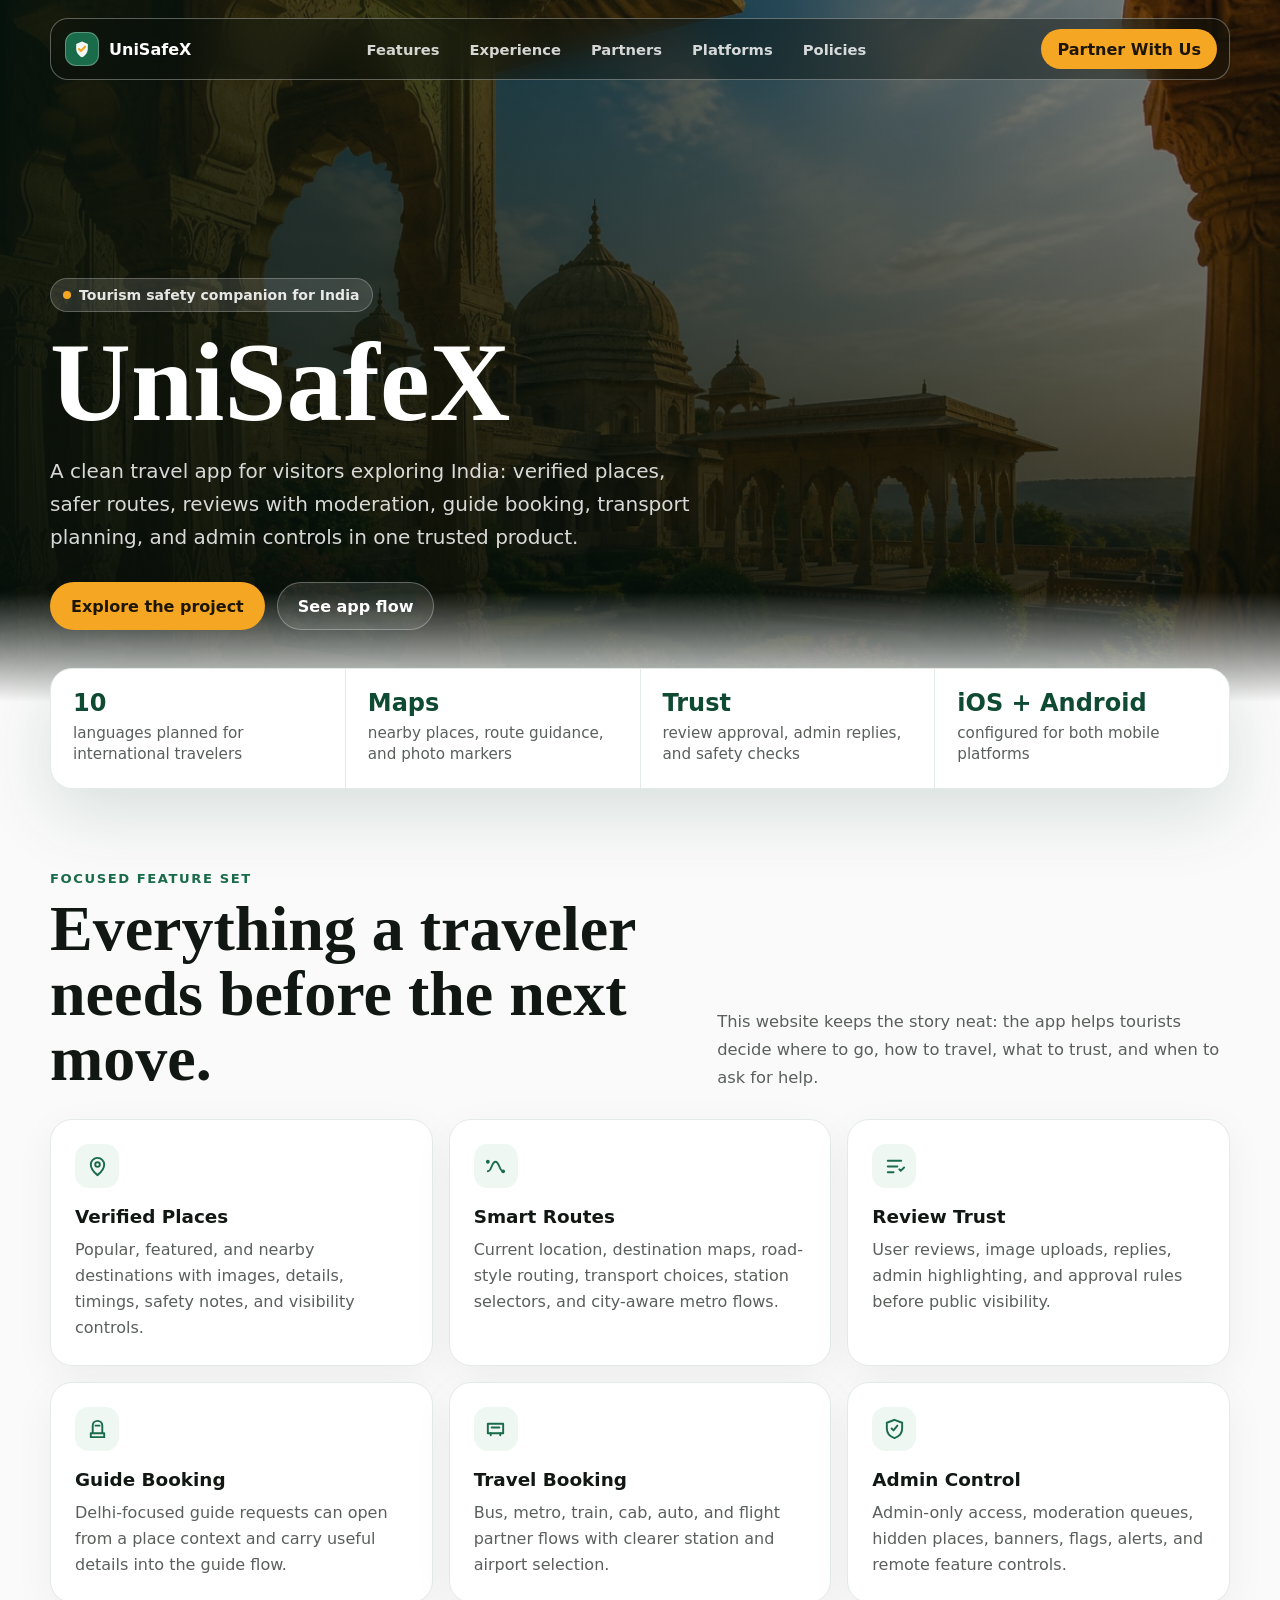
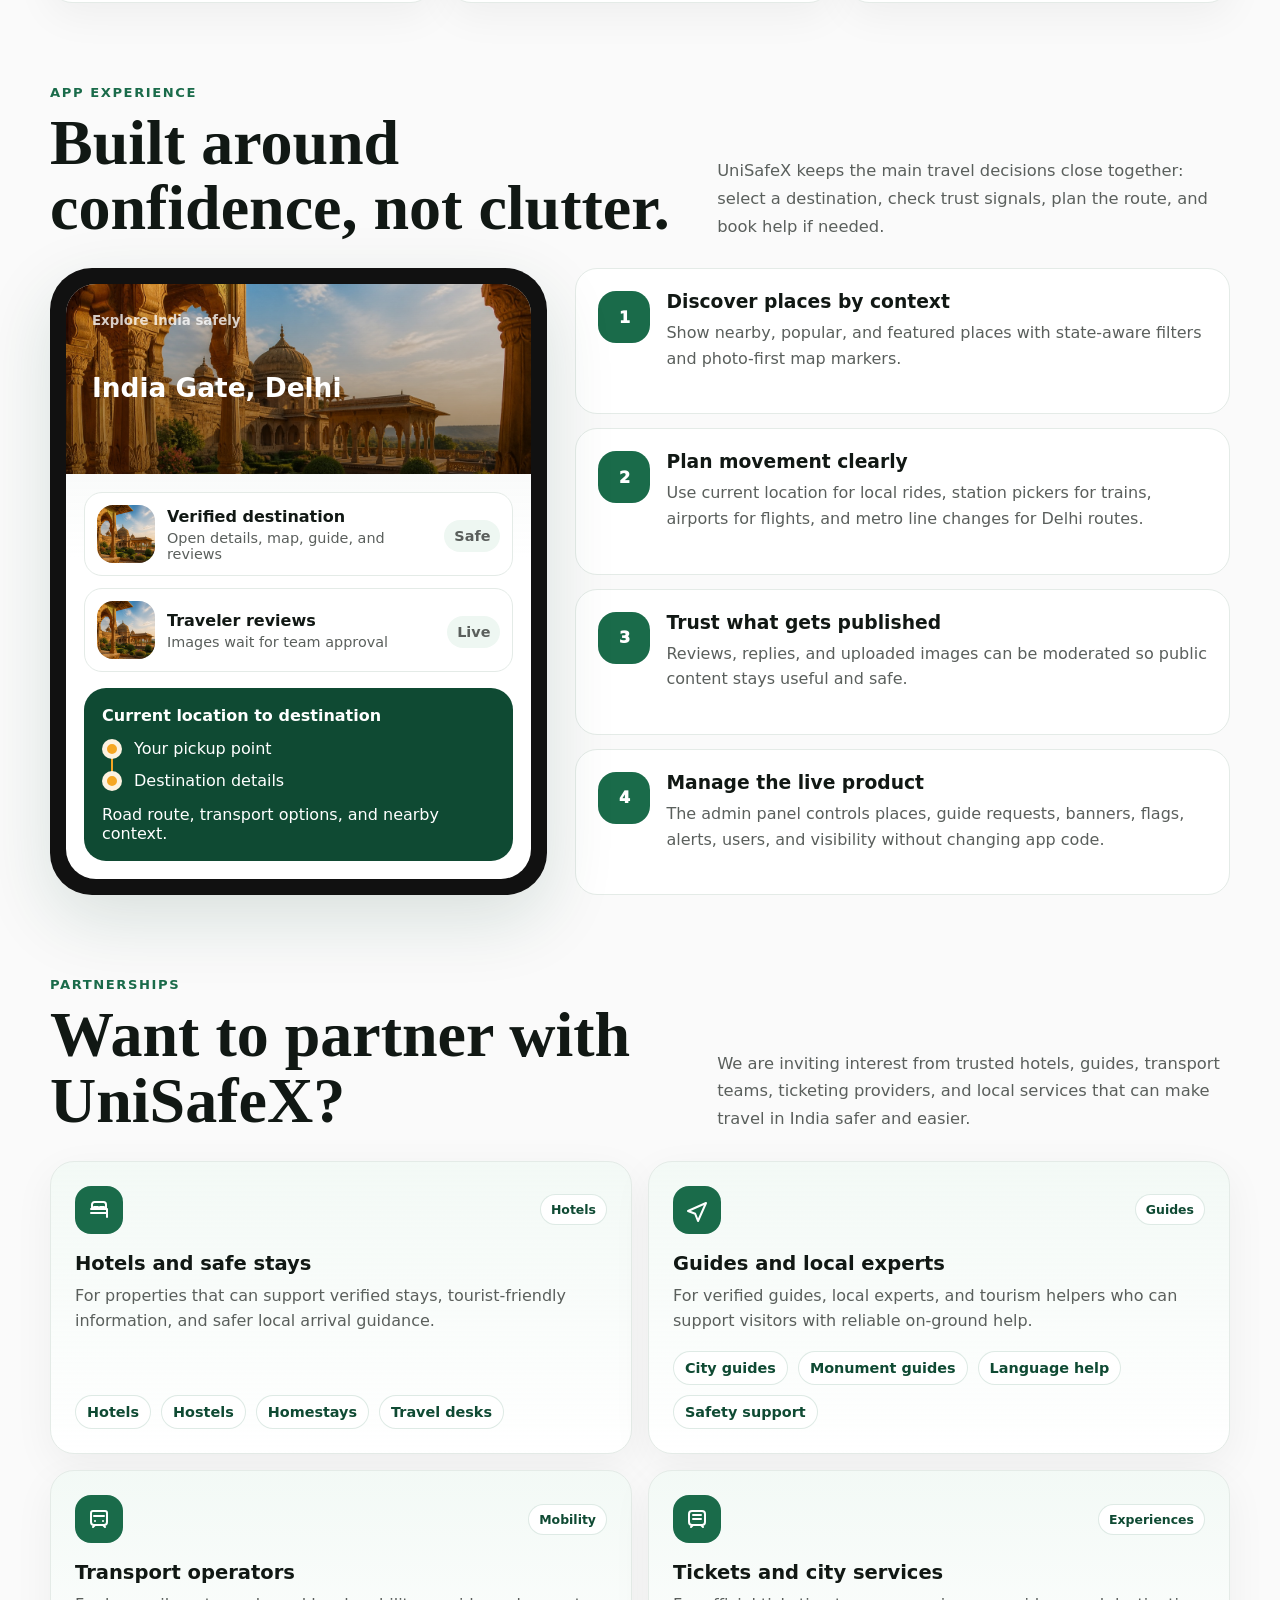
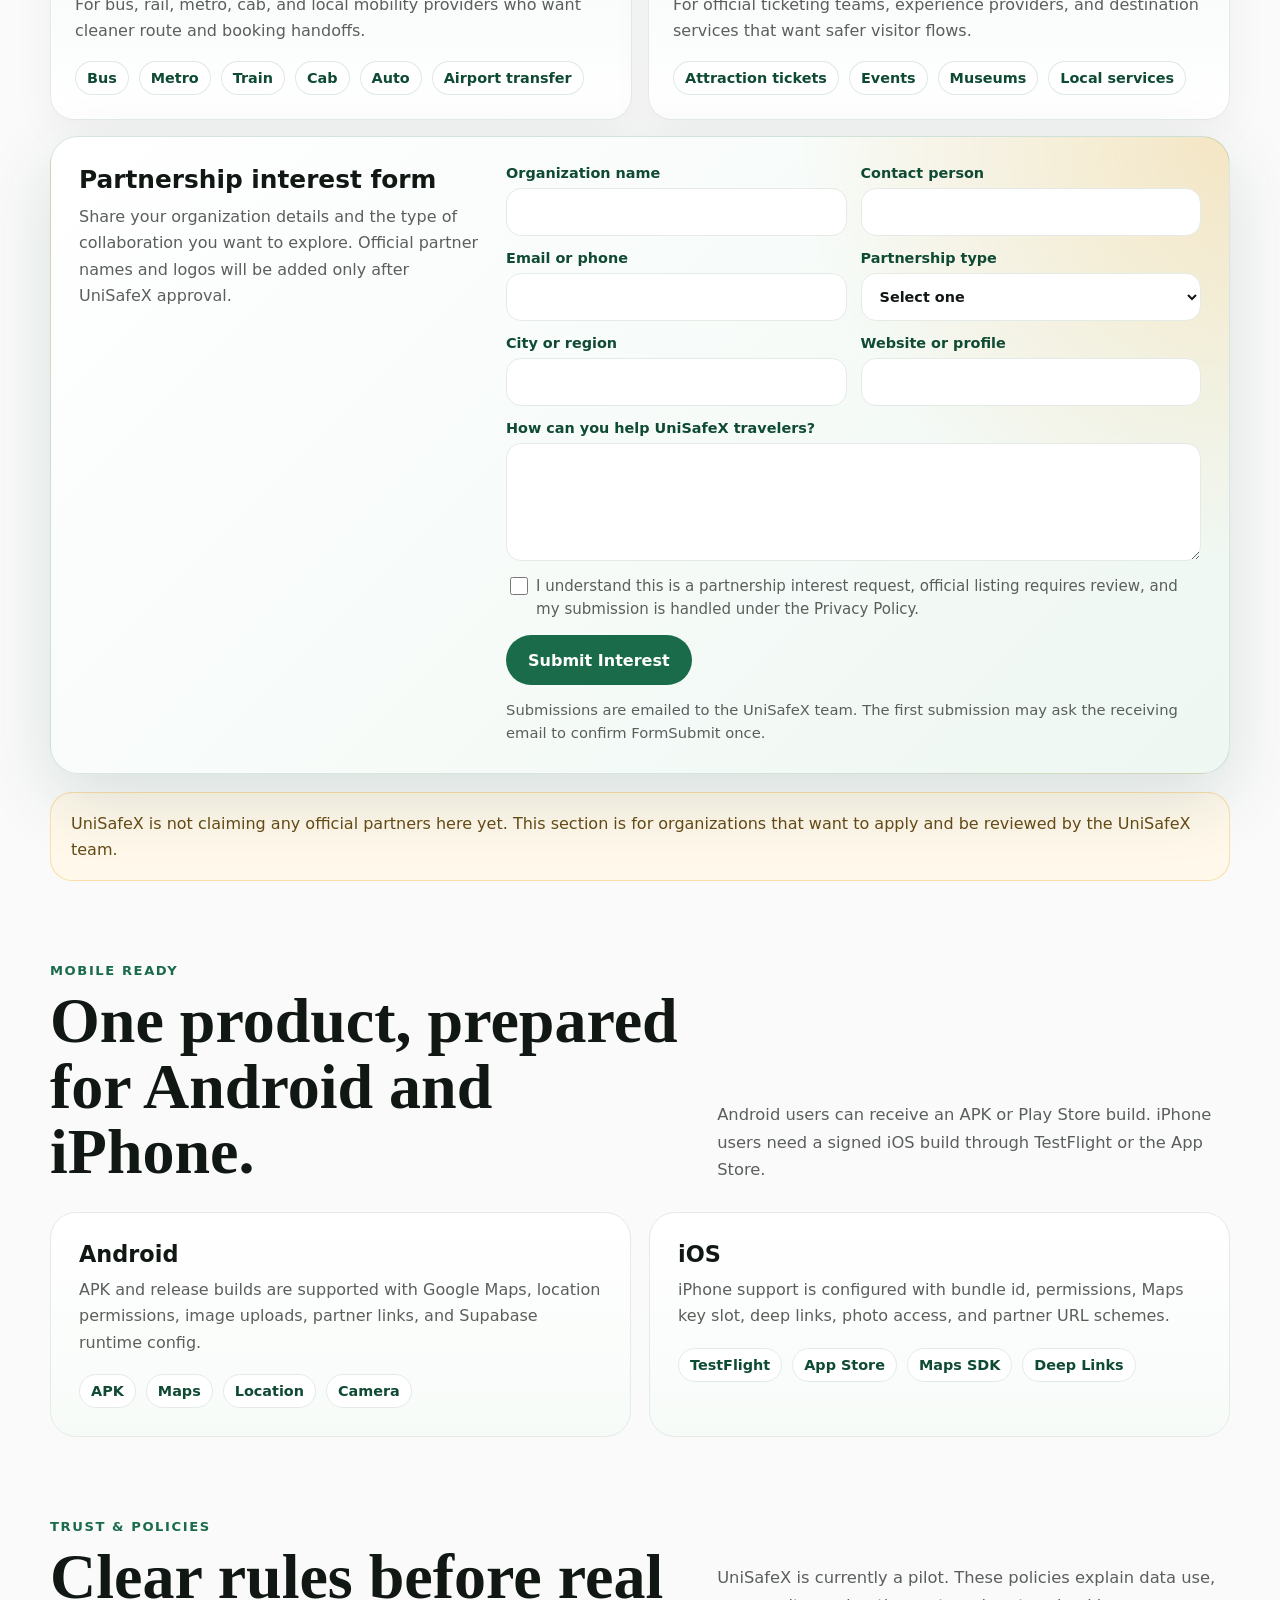
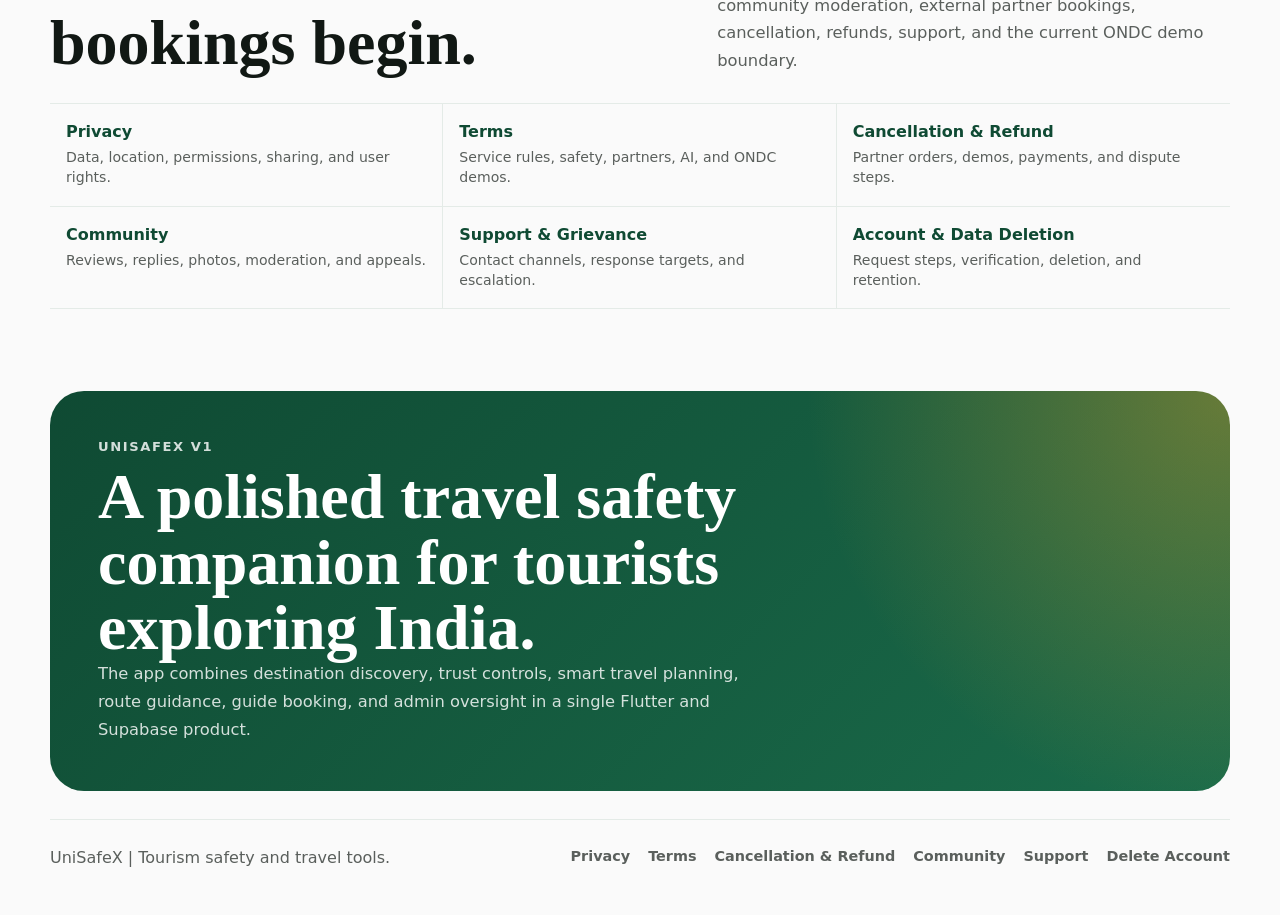
<file: index.html>
<!doctype html>
<html lang="en">
  <head>
    <meta charset="utf-8" />
    <meta name="viewport" content="width=device-width, initial-scale=1" />
    <title>UniSafeX | Safer India Travel Companion</title>
    <meta
      name="description"
      content="UniSafeX is a tourism safety companion for visitors in India, with verified places, smart routes, reviews, guides, bookings, and admin-controlled trust features."
    />
    <link rel="canonical" href="https://unisafex.github.io/" />
    <link rel="icon" type="image/svg+xml" href="./favicon.svg" />
    <style>
      :root {
        --primary: #1a6b4a;
        --primary-dark: #0f4a33;
        --primary-light: #2d8a62;
        --accent: #f5a623;
        --accent-light: #ffc847;
        --ink: #111814;
        --muted: #5a5f5c;
        --line: #e4ebe7;
        --surface: #fafafa;
        --card: #ffffff;
        --soft: #eef7f2;
        --shadow: 0 24px 70px rgba(15, 74, 51, 0.14);
        color-scheme: light;
      }

      * {
        box-sizing: border-box;
      }

      html {
        scroll-behavior: smooth;
      }

      body {
        margin: 0;
        font-family:
          Inter, ui-sans-serif, system-ui, -apple-system, BlinkMacSystemFont,
          "Segoe UI", sans-serif;
        color: var(--ink);
        background: var(--surface);
      }

      a {
        color: inherit;
        text-decoration: none;
      }

      .page {
        overflow-x: hidden;
      }

      .nav {
        position: fixed;
        z-index: 10;
        inset: 18px 18px auto;
        display: flex;
        align-items: center;
        justify-content: space-between;
        gap: 16px;
        max-width: 1180px;
        margin: 0 auto;
        padding: 10px 12px 10px 14px;
        border: 1px solid rgba(255, 255, 255, 0.32);
        border-radius: 18px;
        background: rgba(10, 18, 14, 0.42);
        color: #fff;
        backdrop-filter: blur(18px);
        left: max(18px, calc((100vw - 1180px) / 2));
        right: max(18px, calc((100vw - 1180px) / 2));
      }

      .brand {
        display: inline-flex;
        align-items: center;
        gap: 10px;
        font-weight: 850;
        letter-spacing: 0;
      }

      .brand-mark {
        display: grid;
        place-items: center;
        width: 34px;
        height: 34px;
        border-radius: 11px;
        background: var(--primary);
        box-shadow: inset 0 0 0 1px rgba(255, 255, 255, 0.28);
      }

      .brand-mark svg {
        width: 20px;
        height: 20px;
      }

      .nav-links {
        display: flex;
        align-items: center;
        gap: 6px;
      }

      .nav-links a {
        padding: 10px 12px;
        border-radius: 12px;
        color: rgba(255, 255, 255, 0.82);
        font-size: 0.92rem;
        font-weight: 650;
      }

      .nav-links a:hover {
        background: rgba(255, 255, 255, 0.12);
        color: #fff;
      }

      .nav-cta {
        display: inline-flex;
        align-items: center;
        justify-content: center;
        min-height: 40px;
        padding: 0 16px;
        border-radius: 999px;
        background: var(--accent);
        color: #1d1604;
        font-weight: 850;
      }

      .hero {
        position: relative;
        min-height: 78vh;
        display: grid;
        align-items: end;
        isolation: isolate;
        background:
          linear-gradient(180deg, rgba(4, 12, 8, 0.22), rgba(4, 12, 8, 0.82)),
          linear-gradient(90deg, rgba(5, 24, 15, 0.84), rgba(5, 24, 15, 0.2)),
          url("./heritage.jpg") center/cover no-repeat;
      }

      .hero::after {
        content: "";
        position: absolute;
        inset: auto 0 0;
        height: 110px;
        background: linear-gradient(180deg, transparent, var(--surface));
        z-index: -1;
      }

      .hero-inner {
        width: min(1180px, calc(100% - 36px));
        margin: 0 auto;
        padding: 130px 0 72px;
        color: #fff;
      }

      .eyebrow {
        display: inline-flex;
        align-items: center;
        gap: 8px;
        margin: 0 0 18px;
        padding: 8px 12px;
        border: 1px solid rgba(255, 255, 255, 0.24);
        border-radius: 999px;
        background: rgba(255, 255, 255, 0.12);
        font-size: 0.88rem;
        font-weight: 750;
        color: rgba(255, 255, 255, 0.88);
      }

      .eyebrow::before {
        content: "";
        width: 8px;
        height: 8px;
        border-radius: 999px;
        background: var(--accent);
      }

      h1 {
        max-width: 780px;
        margin: 0;
        font-family: Georgia, "Times New Roman", serif;
        font-size: clamp(3rem, 9vw, 7rem);
        line-height: 0.94;
        letter-spacing: 0;
      }

      .hero-copy {
        max-width: 660px;
        margin: 20px 0 0;
        color: rgba(255, 255, 255, 0.84);
        font-size: clamp(1.05rem, 2vw, 1.25rem);
        line-height: 1.65;
      }

      .hero-actions {
        display: flex;
        flex-wrap: wrap;
        gap: 12px;
        margin-top: 28px;
      }

      .button {
        display: inline-flex;
        align-items: center;
        justify-content: center;
        min-height: 48px;
        padding: 0 20px;
        border-radius: 999px;
        font-weight: 850;
        border: 1px solid transparent;
      }

      .button.primary {
        background: var(--accent);
        color: #1d1604;
      }

      .button.secondary {
        color: #fff;
        border-color: rgba(255, 255, 255, 0.28);
        background: rgba(255, 255, 255, 0.1);
      }

      .quick-strip {
        width: min(1180px, calc(100% - 36px));
        margin: -34px auto 0;
        position: relative;
        z-index: 2;
        display: grid;
        grid-template-columns: repeat(4, 1fr);
        gap: 1px;
        overflow: hidden;
        border: 1px solid var(--line);
        border-radius: 22px;
        background: var(--line);
        box-shadow: var(--shadow);
      }

      .quick-strip div {
        background: #fff;
        padding: 22px;
      }

      .quick-strip strong {
        display: block;
        color: var(--primary-dark);
        font-size: 1.5rem;
        line-height: 1;
      }

      .quick-strip span {
        display: block;
        margin-top: 8px;
        color: var(--muted);
        font-size: 0.95rem;
        line-height: 1.4;
      }

      main {
        width: min(1180px, calc(100% - 36px));
        margin: 0 auto;
      }

      section {
        padding: 82px 0 0;
      }

      .section-head {
        display: grid;
        grid-template-columns: minmax(0, 0.8fr) minmax(280px, 0.65fr);
        gap: 36px;
        align-items: end;
        margin-bottom: 28px;
      }

      .kicker {
        margin: 0 0 10px;
        color: var(--primary);
        font-size: 0.82rem;
        font-weight: 900;
        letter-spacing: 0.12em;
        text-transform: uppercase;
      }

      h2 {
        margin: 0;
        font-family: Georgia, "Times New Roman", serif;
        font-size: clamp(2rem, 5vw, 4rem);
        line-height: 1.02;
        letter-spacing: 0;
      }

      .lead {
        margin: 0;
        color: var(--muted);
        font-size: 1.02rem;
        line-height: 1.7;
      }

      .feature-grid {
        display: grid;
        grid-template-columns: repeat(3, 1fr);
        gap: 16px;
      }

      .feature-card {
        min-height: 220px;
        padding: 24px;
        border: 1px solid var(--line);
        border-radius: 22px;
        background: var(--card);
        box-shadow: 0 12px 42px rgba(17, 24, 20, 0.05);
      }

      .feature-icon {
        display: grid;
        place-items: center;
        width: 44px;
        height: 44px;
        margin-bottom: 18px;
        border-radius: 14px;
        background: var(--soft);
        color: var(--primary);
      }

      .feature-icon svg {
        width: 23px;
        height: 23px;
      }

      .feature-card h3 {
        margin: 0 0 10px;
        font-size: 1.15rem;
      }

      .feature-card p {
        margin: 0;
        color: var(--muted);
        line-height: 1.62;
      }

      .showcase {
        display: grid;
        grid-template-columns: minmax(320px, 0.76fr) minmax(300px, 1fr);
        gap: 28px;
        align-items: stretch;
      }

      .phone {
        position: relative;
        min-height: 620px;
        padding: 16px;
        border-radius: 42px;
        background: #111;
        box-shadow: var(--shadow);
      }

      .phone-screen {
        height: 100%;
        overflow: hidden;
        border-radius: 30px;
        background:
          linear-gradient(180deg, rgba(15, 74, 51, 0.08), #fff 46%),
          #fff;
      }

      .phone-top {
        height: 190px;
        padding: 26px;
        background:
          linear-gradient(180deg, rgba(0, 0, 0, 0.06), rgba(0, 0, 0, 0.42)),
          url("./heritage.jpg") center/cover no-repeat;
        color: #fff;
      }

      .phone-top small {
        font-weight: 800;
        color: rgba(255, 255, 255, 0.78);
      }

      .phone-top h3 {
        max-width: 270px;
        margin: 44px 0 0;
        font-size: 1.65rem;
        line-height: 1.12;
      }

      .app-panel {
        padding: 18px;
      }

      .place-row {
        display: grid;
        grid-template-columns: 58px 1fr auto;
        gap: 12px;
        align-items: center;
        margin-bottom: 12px;
        padding: 12px;
        border: 1px solid var(--line);
        border-radius: 18px;
        background: #fff;
      }

      .place-thumb {
        width: 58px;
        height: 58px;
        border-radius: 16px;
        background: url("./heritage.jpg") center/cover no-repeat;
      }

      .place-row b,
      .place-row span {
        display: block;
      }

      .place-row span {
        margin-top: 4px;
        color: var(--muted);
        font-size: 0.9rem;
      }

      .pill {
        padding: 8px 10px;
        border-radius: 999px;
        background: var(--soft);
        color: var(--primary);
        font-size: 0.78rem;
        font-weight: 850;
      }

      .map-card {
        margin-top: 16px;
        padding: 18px;
        border-radius: 22px;
        background: var(--primary-dark);
        color: #fff;
      }

      .route-line {
        position: relative;
        display: grid;
        grid-template-columns: 20px 1fr;
        gap: 12px;
        margin: 14px 0;
      }

      .route-line::before {
        content: "";
        position: absolute;
        left: 9px;
        top: 16px;
        bottom: 16px;
        width: 2px;
        background: var(--accent);
      }

      .route-dot {
        width: 20px;
        height: 20px;
        border: 5px solid rgba(255, 255, 255, 0.86);
        border-radius: 999px;
        background: var(--accent);
        z-index: 1;
      }

      .workflow {
        display: grid;
        gap: 14px;
      }

      .workflow-item {
        display: grid;
        grid-template-columns: 52px 1fr;
        gap: 16px;
        padding: 22px;
        border: 1px solid var(--line);
        border-radius: 22px;
        background: #fff;
      }

      .step {
        display: grid;
        place-items: center;
        width: 52px;
        height: 52px;
        border-radius: 18px;
        background: var(--primary);
        color: #fff;
        font-weight: 950;
      }

      .workflow-item h3 {
        margin: 0 0 8px;
      }

      .workflow-item p {
        margin: 0;
        color: var(--muted);
        line-height: 1.6;
      }

      .partner-board {
        display: grid;
        grid-template-columns: repeat(2, minmax(0, 1fr));
        gap: 16px;
      }

      .partner-card {
        display: flex;
        flex-direction: column;
        min-height: 228px;
        padding: 24px;
        border: 1px solid var(--line);
        border-radius: 24px;
        background:
          linear-gradient(180deg, rgba(238, 247, 242, 0.72), rgba(255, 255, 255, 0.94)),
          #fff;
        box-shadow: 0 12px 42px rgba(17, 24, 20, 0.05);
      }

      .partner-top {
        display: flex;
        align-items: center;
        justify-content: space-between;
        gap: 14px;
        margin-bottom: 18px;
      }

      .partner-icon {
        display: grid;
        place-items: center;
        flex: 0 0 auto;
        width: 48px;
        height: 48px;
        border-radius: 16px;
        background: var(--primary);
        color: #fff;
      }

      .partner-icon svg {
        width: 24px;
        height: 24px;
      }

      .partner-tag {
        padding: 7px 10px;
        border: 1px solid rgba(26, 107, 74, 0.14);
        border-radius: 999px;
        background: #fff;
        color: var(--primary-dark);
        font-size: 0.78rem;
        font-weight: 850;
      }

      .partner-card h3 {
        margin: 0 0 8px;
        font-size: 1.22rem;
      }

      .partner-card p {
        margin: 0;
        color: var(--muted);
        line-height: 1.58;
      }

      .partner-list {
        display: flex;
        flex-wrap: wrap;
        gap: 10px;
        margin-top: auto;
        padding-top: 18px;
      }

      .partner-list span {
        padding: 8px 11px;
        border: 1px solid rgba(26, 107, 74, 0.14);
        border-radius: 999px;
        background: #fff;
        color: var(--primary-dark);
        font-size: 0.9rem;
        font-weight: 750;
      }

      .partner-note {
        margin: 18px 0 0;
        padding: 18px 20px;
        border: 1px solid rgba(245, 166, 35, 0.34);
        border-radius: 22px;
        background: #fff8eb;
        color: #634a15;
        line-height: 1.6;
      }

      .partner-form-card {
        grid-column: 1 / -1;
        display: grid;
        grid-template-columns: minmax(260px, 0.58fr) minmax(320px, 1fr);
        gap: 24px;
        padding: 28px;
        border: 1px solid rgba(26, 107, 74, 0.16);
        border-radius: 28px;
        background:
          radial-gradient(circle at top right, rgba(245, 166, 35, 0.24), transparent 32%),
          linear-gradient(135deg, #fff, #eef7f2);
        box-shadow: var(--shadow);
      }

      .partner-form-copy h3 {
        margin: 0 0 10px;
        font-size: 1.55rem;
      }

      .partner-form-copy p {
        margin: 0;
        color: var(--muted);
        line-height: 1.65;
      }

      .partner-form {
        display: grid;
        gap: 14px;
      }

      .form-grid {
        display: grid;
        grid-template-columns: repeat(2, minmax(0, 1fr));
        gap: 14px;
      }

      .field {
        display: grid;
        gap: 7px;
        color: var(--primary-dark);
        font-size: 0.9rem;
        font-weight: 800;
      }

      .field.full {
        grid-column: 1 / -1;
      }

      .field input,
      .field select,
      .field textarea {
        width: 100%;
        min-height: 48px;
        padding: 12px 14px;
        border: 1px solid var(--line);
        border-radius: 15px;
        background: #fff;
        color: var(--ink);
        font: inherit;
        font-weight: 600;
        outline: none;
      }

      .field textarea {
        min-height: 118px;
        resize: vertical;
      }

      .field input:focus,
      .field select:focus,
      .field textarea:focus {
        border-color: var(--primary);
        box-shadow: 0 0 0 4px rgba(26, 107, 74, 0.12);
      }

      .check-row {
        display: grid;
        grid-template-columns: 20px 1fr;
        gap: 10px;
        align-items: start;
        color: var(--muted);
        line-height: 1.55;
        font-size: 0.94rem;
      }

      .check-row input {
        width: 18px;
        height: 18px;
        margin-top: 2px;
        accent-color: var(--primary);
      }

      .partner-submit {
        display: inline-flex;
        align-items: center;
        justify-content: center;
        justify-self: start;
        min-height: 50px;
        padding: 0 22px;
        border: 0;
        border-radius: 999px;
        background: var(--primary);
        color: #fff;
        font: inherit;
        font-weight: 900;
        cursor: pointer;
      }

      .partner-submit:hover {
        background: var(--primary-dark);
      }

      .form-status {
        margin: 0;
        padding: 12px 14px;
        border-radius: 15px;
        background: #fff8eb;
        color: #634a15;
        line-height: 1.5;
        font-weight: 700;
      }

      .form-status[hidden] {
        display: none;
      }

      .email-note {
        margin: 0;
        color: var(--muted);
        font-size: 0.92rem;
        line-height: 1.55;
      }

      .platform {
        display: grid;
        grid-template-columns: 1fr 1fr;
        gap: 18px;
      }

      .platform-card {
        padding: 28px;
        border: 1px solid var(--line);
        border-radius: 26px;
        background: linear-gradient(180deg, #fff, #f7fbf8);
      }

      .platform-card strong {
        display: block;
        margin-bottom: 10px;
        font-size: 1.4rem;
      }

      .platform-card p {
        margin: 0;
        color: var(--muted);
        line-height: 1.65;
      }

      .stack {
        display: flex;
        flex-wrap: wrap;
        gap: 10px;
        margin-top: 18px;
      }

      .stack span {
        padding: 8px 11px;
        border: 1px solid var(--line);
        border-radius: 999px;
        background: #fff;
        color: var(--primary-dark);
        font-size: 0.9rem;
        font-weight: 750;
      }

      .cta {
        margin: 82px 0 28px;
        padding: 48px;
        border-radius: 34px;
        background:
          radial-gradient(circle at top right, rgba(245, 166, 35, 0.36), transparent 34%),
          linear-gradient(135deg, var(--primary-dark), var(--primary));
        color: #fff;
      }

      .cta h2 {
        max-width: 760px;
      }

      .cta p {
        max-width: 680px;
        color: rgba(255, 255, 255, 0.82);
      }

      footer {
        width: min(1180px, calc(100% - 36px));
        margin: 0 auto;
        padding: 28px 0 48px;
        color: var(--muted);
        display: flex;
        justify-content: space-between;
        gap: 18px;
        border-top: 1px solid var(--line);
      }

      .policy-directory {
        display: grid;
        grid-template-columns: repeat(3, minmax(0, 1fr));
        border-top: 1px solid var(--line);
        border-bottom: 1px solid var(--line);
      }

      .policy-link {
        min-width: 0;
        padding: 18px 16px;
        border-right: 1px solid var(--line);
      }

      .policy-link:last-child {
        border-right: 0;
      }

      .policy-link:nth-child(3n) {
        border-right: 0;
      }

      .policy-link:nth-child(n + 4) {
        border-top: 1px solid var(--line);
      }

      .policy-link strong,
      .policy-link span {
        display: block;
      }

      .policy-link strong {
        color: var(--primary-dark);
      }

      .policy-link span {
        margin-top: 6px;
        color: var(--muted);
        font-size: 0.88rem;
        line-height: 1.45;
      }

      .policy-link:hover {
        background: var(--soft);
      }

      .footer-links {
        display: flex;
        flex-wrap: wrap;
        justify-content: flex-end;
        gap: 12px 18px;
        font-size: 0.9rem;
        font-weight: 700;
      }

      .footer-links a:hover,
      .check-row a:hover {
        color: var(--primary);
        text-decoration: underline;
      }

      @media (max-width: 860px) {
        .nav {
          position: absolute;
          inset: 12px 12px auto;
          left: 12px;
          right: 12px;
        }

        .nav-links {
          display: none;
        }

        .hero {
          min-height: 84vh;
        }

        .quick-strip,
        .feature-grid,
        .showcase,
        .partner-board,
        .platform,
        .section-head {
          grid-template-columns: 1fr;
        }

        .partner-form-card,
        .form-grid,
        .policy-directory {
          grid-template-columns: 1fr;
        }

        .policy-link {
          border-right: 0;
          border-top: 0;
          border-bottom: 1px solid var(--line);
        }

        .policy-link:last-child {
          border-bottom: 0;
        }

        .quick-strip {
          margin-top: -22px;
        }

        .phone {
          min-height: 560px;
          order: -1;
        }

        .cta {
          padding: 32px 22px;
          border-radius: 26px;
        }

        footer {
          flex-direction: column;
        }

        .footer-links {
          justify-content: flex-start;
        }
      }

      @media (max-width: 520px) {
        .hero-inner {
          width: min(100% - 28px, 1180px);
          padding-bottom: 56px;
        }

        h1 {
          font-size: clamp(2.8rem, 18vw, 4.6rem);
        }

        .quick-strip div,
        .feature-card,
        .workflow-item,
        .partner-card,
        .platform-card {
          padding: 18px;
        }

        .workflow-item {
          grid-template-columns: 1fr;
        }
      }
    </style>
  </head>
  <body>
    <div class="page">
      <header class="nav" aria-label="Primary navigation">
        <a class="brand" href="#top" aria-label="UniSafeX home">
          <span class="brand-mark" aria-hidden="true">
            <svg viewBox="0 0 24 24" fill="none">
              <path d="M12 3l7 3v5c0 5-2.8 8.8-7 11-4.2-2.2-7-6-7-11V6l7-3z" fill="currentColor" opacity=".95"/>
              <path d="M8.4 12.1l2.3 2.3 4.9-5.2" stroke="#F5A623" stroke-width="2.5" stroke-linecap="round" stroke-linejoin="round"/>
            </svg>
          </span>
          UniSafeX
        </a>
        <nav class="nav-links" aria-label="Page sections">
          <a href="#features">Features</a>
          <a href="#experience">Experience</a>
          <a href="#partners">Partners</a>
          <a href="#platforms">Platforms</a>
          <a href="#trust">Policies</a>
        </nav>
        <a class="nav-cta" href="#partners">Partner With Us</a>
      </header>

      <section class="hero" id="top" aria-label="UniSafeX introduction">
        <div class="hero-inner">
          <p class="eyebrow">Tourism safety companion for India</p>
          <h1>UniSafeX</h1>
          <p class="hero-copy">
            A clean travel app for visitors exploring India: verified places,
            safer routes, reviews with moderation, guide booking, transport
            planning, and admin controls in one trusted product.
          </p>
          <div class="hero-actions">
            <a class="button primary" href="#features">Explore the project</a>
            <a class="button secondary" href="#experience">See app flow</a>
          </div>
        </div>
      </section>

      <div class="quick-strip" aria-label="Project highlights">
        <div>
          <strong>10</strong>
          <span>languages planned for international travelers</span>
        </div>
        <div>
          <strong>Maps</strong>
          <span>nearby places, route guidance, and photo markers</span>
        </div>
        <div>
          <strong>Trust</strong>
          <span>review approval, admin replies, and safety checks</span>
        </div>
        <div>
          <strong>iOS + Android</strong>
          <span>configured for both mobile platforms</span>
        </div>
      </div>

      <main>
        <section id="features">
          <div class="section-head">
            <div>
              <p class="kicker">Focused Feature Set</p>
              <h2>Everything a traveler needs before the next move.</h2>
            </div>
            <p class="lead">
              This website keeps the story neat: the app helps tourists decide
              where to go, how to travel, what to trust, and when to ask for help.
            </p>
          </div>

          <div class="feature-grid">
            <article class="feature-card">
              <div class="feature-icon" aria-hidden="true">
                <svg viewBox="0 0 24 24" fill="none">
                  <path d="M12 21s7-5.3 7-11A7 7 0 1 0 5 10c0 5.7 7 11 7 11z" stroke="currentColor" stroke-width="2"/>
                  <circle cx="12" cy="10" r="2.4" stroke="currentColor" stroke-width="2"/>
                </svg>
              </div>
              <h3>Verified Places</h3>
              <p>Popular, featured, and nearby destinations with images, details, timings, safety notes, and visibility controls.</p>
            </article>

            <article class="feature-card">
              <div class="feature-icon" aria-hidden="true">
                <svg viewBox="0 0 24 24" fill="none">
                  <path d="M4 17c4 0 4-10 8-10s4 10 8 10" stroke="currentColor" stroke-width="2" stroke-linecap="round"/>
                  <path d="M4 7h.01M20 17h.01" stroke="currentColor" stroke-width="4" stroke-linecap="round"/>
                </svg>
              </div>
              <h3>Smart Routes</h3>
              <p>Current location, destination maps, road-style routing, transport choices, station selectors, and city-aware metro flows.</p>
            </article>

            <article class="feature-card">
              <div class="feature-icon" aria-hidden="true">
                <svg viewBox="0 0 24 24" fill="none">
                  <path d="M5 6h14M5 12h10M5 18h6" stroke="currentColor" stroke-width="2" stroke-linecap="round"/>
                  <path d="M17 15l1.5 1.5L22 13" stroke="currentColor" stroke-width="2" stroke-linecap="round" stroke-linejoin="round"/>
                </svg>
              </div>
              <h3>Review Trust</h3>
              <p>User reviews, image uploads, replies, admin highlighting, and approval rules before public visibility.</p>
            </article>

            <article class="feature-card">
              <div class="feature-icon" aria-hidden="true">
                <svg viewBox="0 0 24 24" fill="none">
                  <path d="M7 17V9a5 5 0 0 1 10 0v8" stroke="currentColor" stroke-width="2"/>
                  <path d="M5 17h14v4H5zM9 9h6" stroke="currentColor" stroke-width="2" stroke-linejoin="round"/>
                </svg>
              </div>
              <h3>Guide Booking</h3>
              <p>Delhi-focused guide requests can open from a place context and carry useful details into the guide flow.</p>
            </article>

            <article class="feature-card">
              <div class="feature-icon" aria-hidden="true">
                <svg viewBox="0 0 24 24" fill="none">
                  <path d="M4 7h16v10H4z" stroke="currentColor" stroke-width="2" stroke-linejoin="round"/>
                  <path d="M7 17v2m10-2v2M8 11h8" stroke="currentColor" stroke-width="2" stroke-linecap="round"/>
                </svg>
              </div>
              <h3>Travel Booking</h3>
              <p>Bus, metro, train, cab, auto, and flight partner flows with clearer station and airport selection.</p>
            </article>

            <article class="feature-card">
              <div class="feature-icon" aria-hidden="true">
                <svg viewBox="0 0 24 24" fill="none">
                  <path d="M12 3l8 3v6c0 5-3.4 8.4-8 10-4.6-1.6-8-5-8-10V6l8-3z" stroke="currentColor" stroke-width="2"/>
                  <path d="M9 12l2 2 4-5" stroke="currentColor" stroke-width="2" stroke-linecap="round" stroke-linejoin="round"/>
                </svg>
              </div>
              <h3>Admin Control</h3>
              <p>Admin-only access, moderation queues, hidden places, banners, flags, alerts, and remote feature controls.</p>
            </article>
          </div>
        </section>

        <section id="experience">
          <div class="section-head">
            <div>
              <p class="kicker">App Experience</p>
              <h2>Built around confidence, not clutter.</h2>
            </div>
            <p class="lead">
              UniSafeX keeps the main travel decisions close together: select a
              destination, check trust signals, plan the route, and book help if needed.
            </p>
          </div>

          <div class="showcase">
            <div class="phone" aria-label="UniSafeX mobile screen preview">
              <div class="phone-screen">
                <div class="phone-top">
                  <small>Explore India safely</small>
                  <h3>India Gate, Delhi</h3>
                </div>
                <div class="app-panel">
                  <div class="place-row">
                    <div class="place-thumb" aria-hidden="true"></div>
                    <div>
                      <b>Verified destination</b>
                      <span>Open details, map, guide, and reviews</span>
                    </div>
                    <span class="pill">Safe</span>
                  </div>
                  <div class="place-row">
                    <div class="place-thumb" aria-hidden="true"></div>
                    <div>
                      <b>Traveler reviews</b>
                      <span>Images wait for team approval</span>
                    </div>
                    <span class="pill">Live</span>
                  </div>
                  <div class="map-card">
                    <b>Current location to destination</b>
                    <div class="route-line">
                      <span class="route-dot" aria-hidden="true"></span>
                      <span>Your pickup point</span>
                      <span class="route-dot" aria-hidden="true"></span>
                      <span>Destination details</span>
                    </div>
                    <span>Road route, transport options, and nearby context.</span>
                  </div>
                </div>
              </div>
            </div>

            <div class="workflow">
              <article class="workflow-item">
                <div class="step">1</div>
                <div>
                  <h3>Discover places by context</h3>
                  <p>Show nearby, popular, and featured places with state-aware filters and photo-first map markers.</p>
                </div>
              </article>
              <article class="workflow-item">
                <div class="step">2</div>
                <div>
                  <h3>Plan movement clearly</h3>
                  <p>Use current location for local rides, station pickers for trains, airports for flights, and metro line changes for Delhi routes.</p>
                </div>
              </article>
              <article class="workflow-item">
                <div class="step">3</div>
                <div>
                  <h3>Trust what gets published</h3>
                  <p>Reviews, replies, and uploaded images can be moderated so public content stays useful and safe.</p>
                </div>
              </article>
              <article class="workflow-item">
                <div class="step">4</div>
                <div>
                  <h3>Manage the live product</h3>
                  <p>The admin panel controls places, guide requests, banners, flags, alerts, users, and visibility without changing app code.</p>
                </div>
              </article>
            </div>
          </div>
        </section>

        <section id="partners">
          <div class="section-head">
            <div>
              <p class="kicker">Partnerships</p>
              <h2>Want to partner with UniSafeX?</h2>
            </div>
            <p class="lead">
              We are inviting interest from trusted hotels, guides, transport
              teams, ticketing providers, and local services that can make
              travel in India safer and easier.
            </p>
          </div>

          <div class="partner-board">
            <article class="partner-card">
              <div class="partner-top">
                <div class="partner-icon" aria-hidden="true">
                  <svg viewBox="0 0 24 24" fill="none">
                    <path d="M5 11V6.5A2.5 2.5 0 0 1 7.5 4h9A2.5 2.5 0 0 1 19 6.5V11" stroke="currentColor" stroke-width="2"/>
                    <path d="M4 11h16v8M4 15h16M7 11V9h4v2M13 11V9h4v2" stroke="currentColor" stroke-width="2" stroke-linecap="round" stroke-linejoin="round"/>
                  </svg>
                </div>
                <span class="partner-tag">Hotels</span>
              </div>
              <h3>Hotels and safe stays</h3>
              <p>For properties that can support verified stays, tourist-friendly information, and safer local arrival guidance.</p>
              <div class="partner-list" aria-label="Hotel partnership areas">
                <span>Hotels</span><span>Hostels</span><span>Homestays</span><span>Travel desks</span>
              </div>
            </article>

            <article class="partner-card">
              <div class="partner-top">
                <div class="partner-icon" aria-hidden="true">
                  <svg viewBox="0 0 24 24" fill="none">
                    <path d="M3 13l18-8-8 18-2.8-7.2L3 13z" stroke="currentColor" stroke-width="2" stroke-linejoin="round"/>
                  </svg>
                </div>
                <span class="partner-tag">Guides</span>
              </div>
              <h3>Guides and local experts</h3>
              <p>For verified guides, local experts, and tourism helpers who can support visitors with reliable on-ground help.</p>
              <div class="partner-list" aria-label="Guide partnership areas">
                <span>City guides</span><span>Monument guides</span><span>Language help</span><span>Safety support</span>
              </div>
            </article>

            <article class="partner-card">
              <div class="partner-top">
                <div class="partner-icon" aria-hidden="true">
                  <svg viewBox="0 0 24 24" fill="none">
                    <path d="M6 4h12a2 2 0 0 1 2 2v9a3 3 0 0 1-3 3H7a3 3 0 0 1-3-3V6a2 2 0 0 1 2-2z" stroke="currentColor" stroke-width="2"/>
                    <path d="M7 9h10M8 18l-2 2M16 18l2 2M8 14h.01M16 14h.01" stroke="currentColor" stroke-width="2" stroke-linecap="round"/>
                  </svg>
                </div>
                <span class="partner-tag">Mobility</span>
              </div>
              <h3>Transport operators</h3>
              <p>For bus, rail, metro, cab, and local mobility providers who want cleaner route and booking handoffs.</p>
              <div class="partner-list" aria-label="Transport partnership areas">
                <span>Bus</span><span>Metro</span><span>Train</span><span>Cab</span><span>Auto</span><span>Airport transfer</span>
              </div>
            </article>

            <article class="partner-card">
              <div class="partner-top">
                <div class="partner-icon" aria-hidden="true">
                  <svg viewBox="0 0 24 24" fill="none">
                    <path d="M7 4h10a3 3 0 0 1 3 3v8a3 3 0 0 1-3 3H7a3 3 0 0 1-3-3V7a3 3 0 0 1 3-3z" stroke="currentColor" stroke-width="2"/>
                    <path d="M8 8h8M8 12h8M8 18l-2 2M16 18l2 2" stroke="currentColor" stroke-width="2" stroke-linecap="round"/>
                  </svg>
                </div>
                <span class="partner-tag">Experiences</span>
              </div>
              <h3>Tickets and city services</h3>
              <p>For official ticketing teams, experience providers, and destination services that want safer visitor flows.</p>
              <div class="partner-list" aria-label="Ticket and city service partnership areas">
                <span>Attraction tickets</span><span>Events</span><span>Museums</span><span>Local services</span>
              </div>
            </article>

            <article class="partner-form-card" aria-label="Partnership interest form">
              <div class="partner-form-copy">
                <h3>Partnership interest form</h3>
                <p>
                  Share your organization details and the type of collaboration
                  you want to explore. Official partner names and logos will be
                  added only after UniSafeX approval.
                </p>
              </div>
              <form class="partner-form" action="https://formsubmit.co/abhishek.work962511@gmail.com" method="POST">
                <input type="hidden" name="_subject" value="New UniSafeX partnership request" />
                <input type="hidden" name="_template" value="table" />
                <input type="hidden" name="_next" value="https://unisafex.github.io/#partners" />
                <input type="text" name="_honey" tabindex="-1" autocomplete="off" hidden />
                <div class="form-grid">
                  <label class="field">
                    Organization name
                    <input name="organization" autocomplete="organization" required />
                  </label>
                  <label class="field">
                    Contact person
                    <input name="contact" autocomplete="name" required />
                  </label>
                  <label class="field">
                    Email or phone
                    <input name="email" autocomplete="email" required />
                  </label>
                  <label class="field">
                    Partnership type
                    <select name="category" required>
                      <option value="">Select one</option>
                      <option>Hotel or stay</option>
                      <option>Guide or local expert</option>
                      <option>Transport provider</option>
                      <option>Ticketing or experience</option>
                      <option>Safety or support service</option>
                      <option>Technology or API collaboration</option>
                    </select>
                  </label>
                  <label class="field">
                    City or region
                    <input name="region" autocomplete="address-level2" required />
                  </label>
                  <label class="field">
                    Website or profile
                    <input name="website" autocomplete="url" />
                  </label>
                  <label class="field full">
                    How can you help UniSafeX travelers?
                    <textarea name="message" required></textarea>
                  </label>
                </div>
                <label class="check-row">
                  <input type="checkbox" name="privacy_acknowledged" value="yes" required />
                  <span>I understand this is a partnership interest request, official listing requires review, and my submission is handled under the <a href="./privacy.html">Privacy Policy</a>.</span>
                </label>
                <button class="partner-submit" type="submit">Submit Interest</button>
                <p class="email-note">Submissions are emailed to the UniSafeX team. The first submission may ask the receiving email to confirm FormSubmit once.</p>
              </form>
            </article>
          </div>

          <p class="partner-note">
            UniSafeX is not claiming any official partners here yet. This
            section is for organizations that want to apply and be reviewed by
            the UniSafeX team.
          </p>
        </section>

        <section id="platforms">
          <div class="section-head">
            <div>
              <p class="kicker">Mobile Ready</p>
              <h2>One product, prepared for Android and iPhone.</h2>
            </div>
            <p class="lead">
              Android users can receive an APK or Play Store build. iPhone users
              need a signed iOS build through TestFlight or the App Store.
            </p>
          </div>

          <div class="platform">
            <article class="platform-card">
              <strong>Android</strong>
              <p>APK and release builds are supported with Google Maps, location permissions, image uploads, partner links, and Supabase runtime config.</p>
              <div class="stack" aria-label="Android support">
                <span>APK</span><span>Maps</span><span>Location</span><span>Camera</span>
              </div>
            </article>
            <article class="platform-card">
              <strong>iOS</strong>
              <p>iPhone support is configured with bundle id, permissions, Maps key slot, deep links, photo access, and partner URL schemes.</p>
              <div class="stack" aria-label="iOS support">
                <span>TestFlight</span><span>App Store</span><span>Maps SDK</span><span>Deep Links</span>
              </div>
            </article>
          </div>
        </section>

        <section id="trust">
          <div class="section-head">
            <div>
              <p class="kicker">Trust & Policies</p>
              <h2>Clear rules before real bookings begin.</h2>
            </div>
            <p class="lead">
              UniSafeX is currently a pilot. These policies explain data use,
              community moderation, external partner bookings, cancellation,
              refunds, support, and the current ONDC demo boundary.
            </p>
          </div>

          <div class="policy-directory" aria-label="UniSafeX policy pages">
            <a class="policy-link" href="./privacy.html">
              <strong>Privacy</strong>
              <span>Data, location, permissions, sharing, and user rights.</span>
            </a>
            <a class="policy-link" href="./terms.html">
              <strong>Terms</strong>
              <span>Service rules, safety, partners, AI, and ONDC demos.</span>
            </a>
            <a class="policy-link" href="./cancellation-refund.html">
              <strong>Cancellation & Refund</strong>
              <span>Partner orders, demos, payments, and dispute steps.</span>
            </a>
            <a class="policy-link" href="./community-guidelines.html">
              <strong>Community</strong>
              <span>Reviews, replies, photos, moderation, and appeals.</span>
            </a>
            <a class="policy-link" href="./support.html">
              <strong>Support & Grievance</strong>
              <span>Contact channels, response targets, and escalation.</span>
            </a>
            <a class="policy-link" href="./account-deletion.html">
              <strong>Account & Data Deletion</strong>
              <span>Request steps, verification, deletion, and retention.</span>
            </a>
          </div>
        </section>

        <section class="cta" aria-label="Project summary">
          <p class="kicker">UniSafeX V1</p>
          <h2>A polished travel safety companion for tourists exploring India.</h2>
          <p class="lead">
            The app combines destination discovery, trust controls, smart travel
            planning, route guidance, guide booking, and admin oversight in a
            single Flutter and Supabase product.
          </p>
        </section>
      </main>

      <footer>
        <span>UniSafeX | Tourism safety and travel tools.</span>
        <nav class="footer-links" aria-label="Legal and support links">
          <a href="./privacy.html">Privacy</a>
          <a href="./terms.html">Terms</a>
          <a href="./cancellation-refund.html">Cancellation & Refund</a>
          <a href="./community-guidelines.html">Community</a>
          <a href="./support.html">Support</a>
          <a href="./account-deletion.html">Delete Account</a>
        </nav>
      </footer>
    </div>
  </body>
</html>
</file>
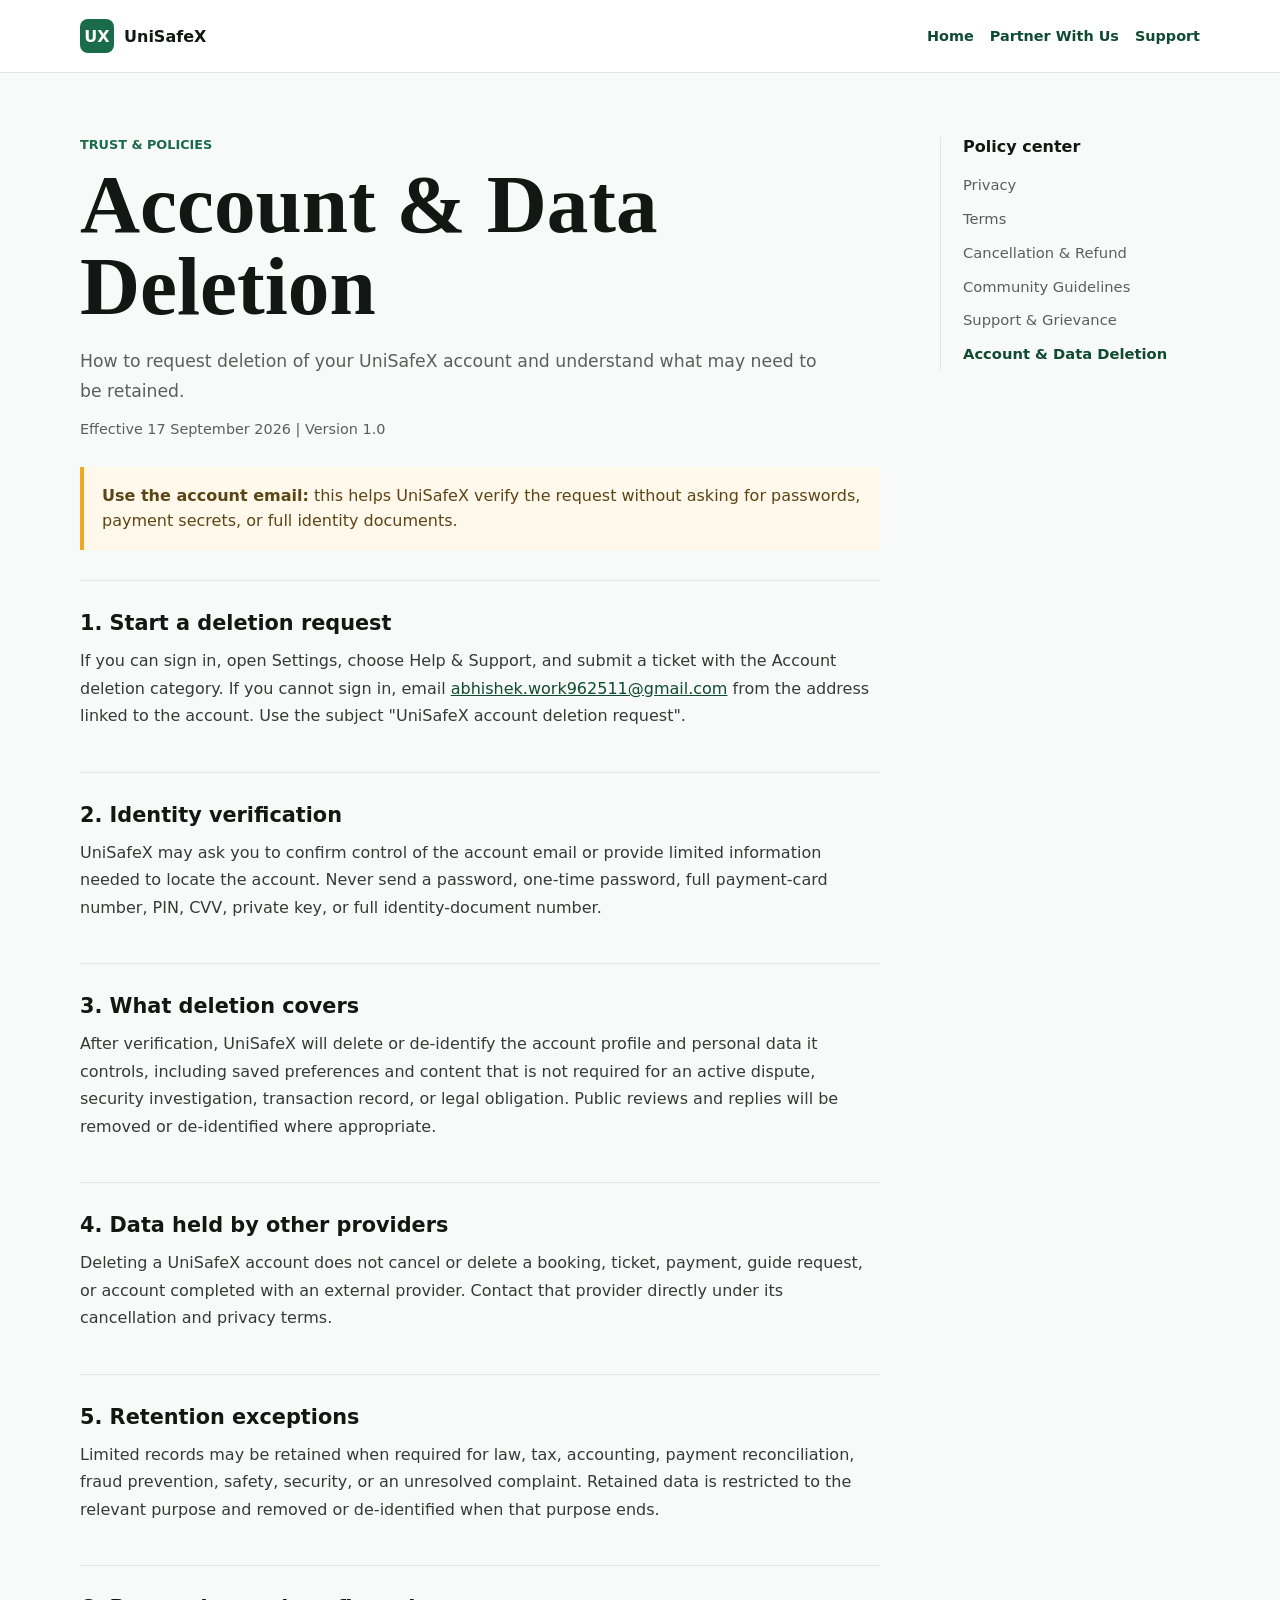
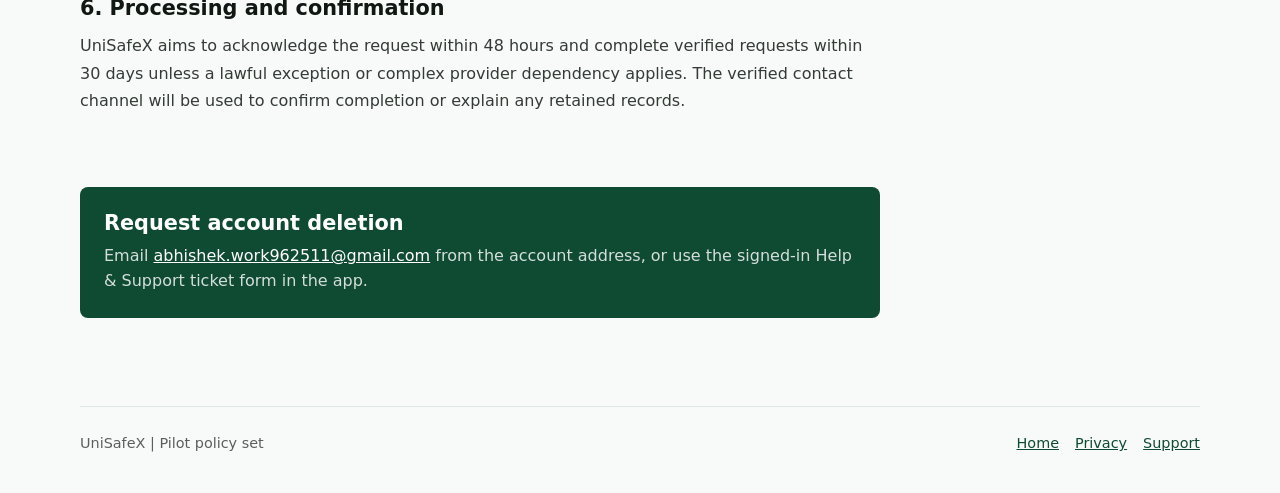
<file: account-deletion.html>
<!doctype html>
<html lang="en">
  <head>
    <meta charset="utf-8" />
    <meta name="viewport" content="width=device-width, initial-scale=1" />
    <title>Account &amp; Data Deletion | UniSafeX</title>
    <meta name="description" content="How to request deletion of a UniSafeX account and understand what data may need to be retained." />
    <link rel="canonical" href="https://unisafex.github.io/account-deletion.html" />
    <link rel="icon" type="image/svg+xml" href="./favicon.svg" />
    <link rel="stylesheet" href="./policy.css" />
  </head>
  <body>
    <a class="skip-link" href="#content">Skip to content</a>
    <header class="site-header"><div class="header-inner"><a class="brand" href="./index.html"><span class="brand-mark">UX</span>UniSafeX</a><nav class="top-nav" aria-label="Primary navigation"><a href="./index.html">Home</a><a href="./index.html#partners">Partner With Us</a><a href="./support.html">Support</a></nav></div></header>
    <div class="policy-layout">
      <main class="policy-main" id="content">
        <p class="eyebrow">Trust &amp; Policies</p><h1>Account &amp; Data Deletion</h1>
        <p class="summary">How to request deletion of your UniSafeX account and understand what may need to be retained.</p>
        <p class="meta">Effective 17 September 2026 | Version 1.0</p>
        <div class="notice"><strong>Use the account email:</strong> this helps UniSafeX verify the request without asking for passwords, payment secrets, or full identity documents.</div>

        <section class="policy-section"><h2>1. Start a deletion request</h2><p>If you can sign in, open Settings, choose Help &amp; Support, and submit a ticket with the Account deletion category. If you cannot sign in, email <a href="mailto:abhishek.work962511@gmail.com?subject=UniSafeX%20account%20deletion%20request">abhishek.work962511@gmail.com</a> from the address linked to the account. Use the subject "UniSafeX account deletion request".</p></section>
        <section class="policy-section"><h2>2. Identity verification</h2><p>UniSafeX may ask you to confirm control of the account email or provide limited information needed to locate the account. Never send a password, one-time password, full payment-card number, PIN, CVV, private key, or full identity-document number.</p></section>
        <section class="policy-section"><h2>3. What deletion covers</h2><p>After verification, UniSafeX will delete or de-identify the account profile and personal data it controls, including saved preferences and content that is not required for an active dispute, security investigation, transaction record, or legal obligation. Public reviews and replies will be removed or de-identified where appropriate.</p></section>
        <section class="policy-section"><h2>4. Data held by other providers</h2><p>Deleting a UniSafeX account does not cancel or delete a booking, ticket, payment, guide request, or account completed with an external provider. Contact that provider directly under its cancellation and privacy terms.</p></section>
        <section class="policy-section"><h2>5. Retention exceptions</h2><p>Limited records may be retained when required for law, tax, accounting, payment reconciliation, fraud prevention, safety, security, or an unresolved complaint. Retained data is restricted to the relevant purpose and removed or de-identified when that purpose ends.</p></section>
        <section class="policy-section"><h2>6. Processing and confirmation</h2><p>UniSafeX aims to acknowledge the request within 48 hours and complete verified requests within 30 days unless a lawful exception or complex provider dependency applies. The verified contact channel will be used to confirm completion or explain any retained records.</p></section>

        <div class="contact-band"><h2>Request account deletion</h2><p>Email <a href="mailto:abhishek.work962511@gmail.com?subject=UniSafeX%20account%20deletion%20request">abhishek.work962511@gmail.com</a> from the account address, or use the signed-in Help &amp; Support ticket form in the app.</p></div>
      </main>
      <aside class="policy-nav" aria-label="Policy pages"><strong>Policy center</strong><a href="./privacy.html">Privacy</a><a href="./terms.html">Terms</a><a href="./cancellation-refund.html">Cancellation &amp; Refund</a><a href="./community-guidelines.html">Community Guidelines</a><a href="./support.html">Support &amp; Grievance</a><a href="./account-deletion.html" aria-current="page">Account &amp; Data Deletion</a></aside>
    </div>
    <footer class="site-footer"><span>UniSafeX | Pilot policy set</span><nav aria-label="Footer links"><a href="./index.html">Home</a><a href="./privacy.html">Privacy</a><a href="./support.html">Support</a></nav></footer>
  </body>
</html>
</file>
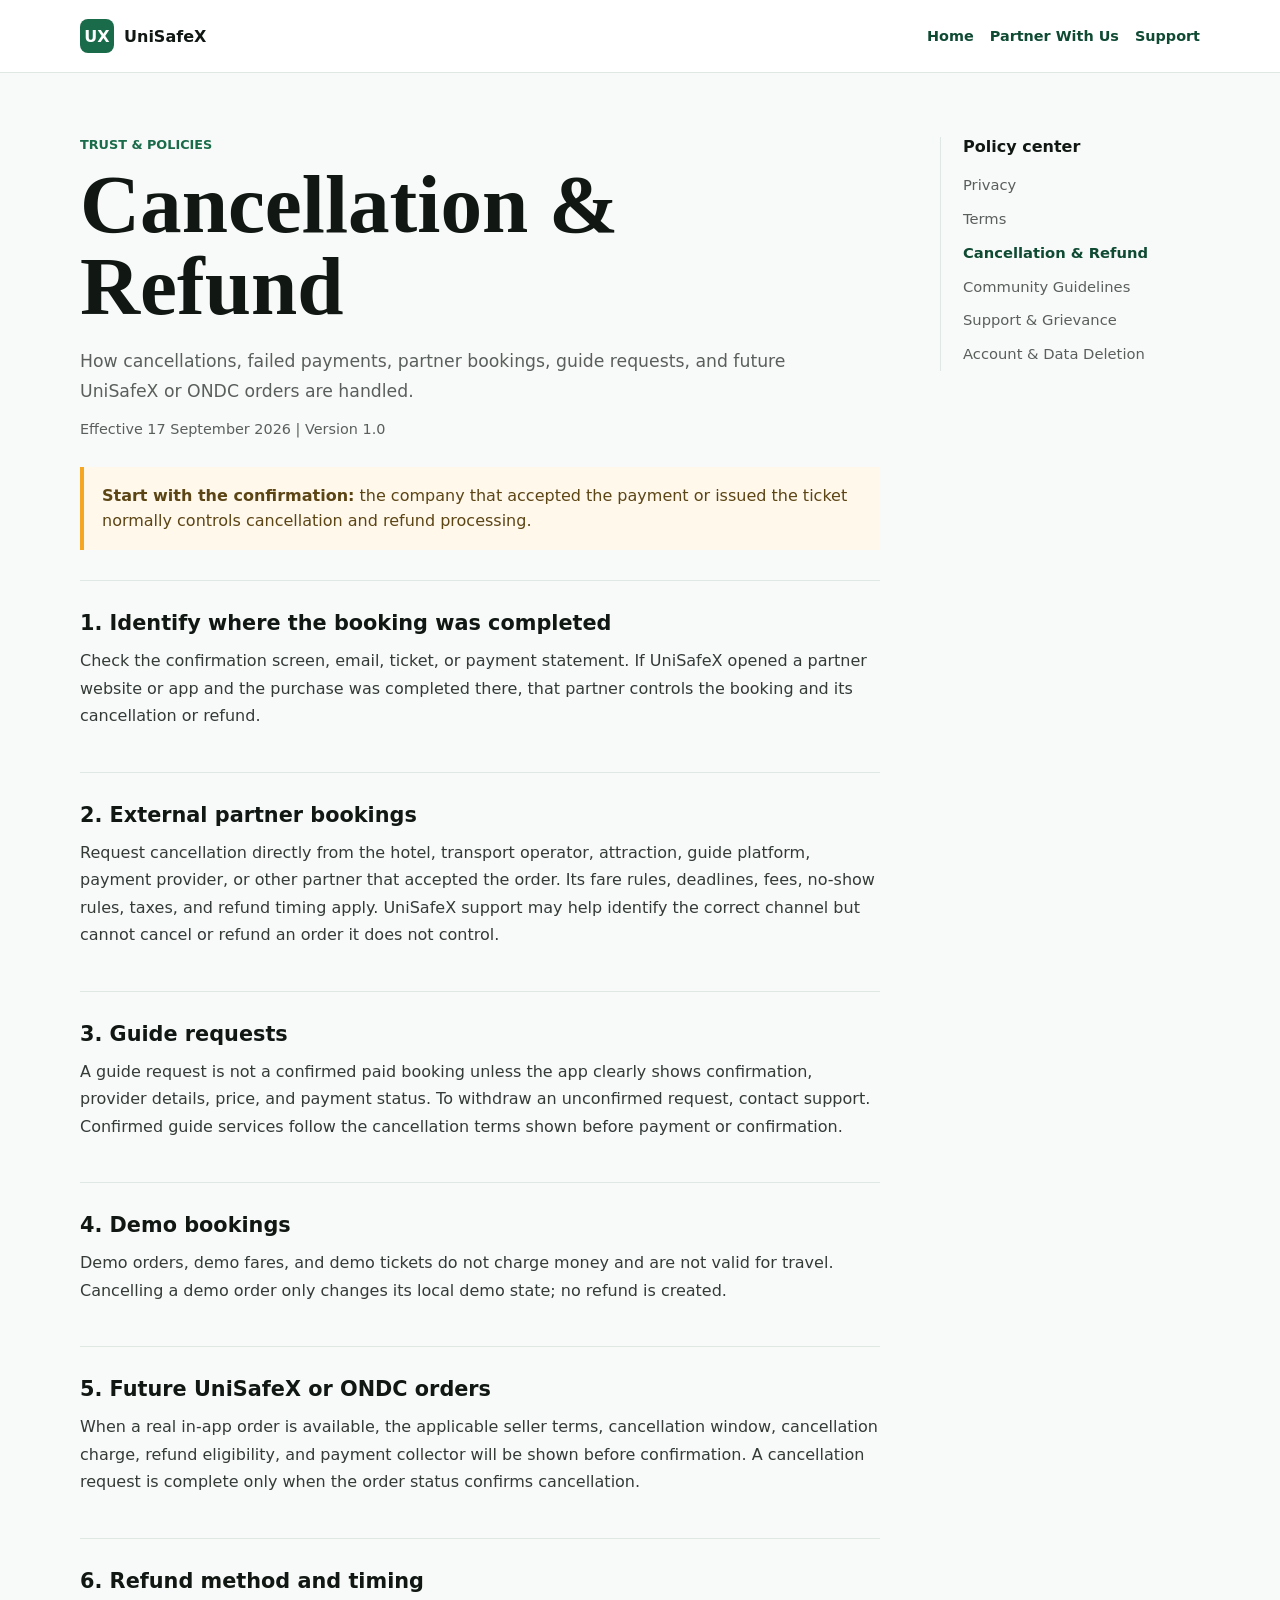
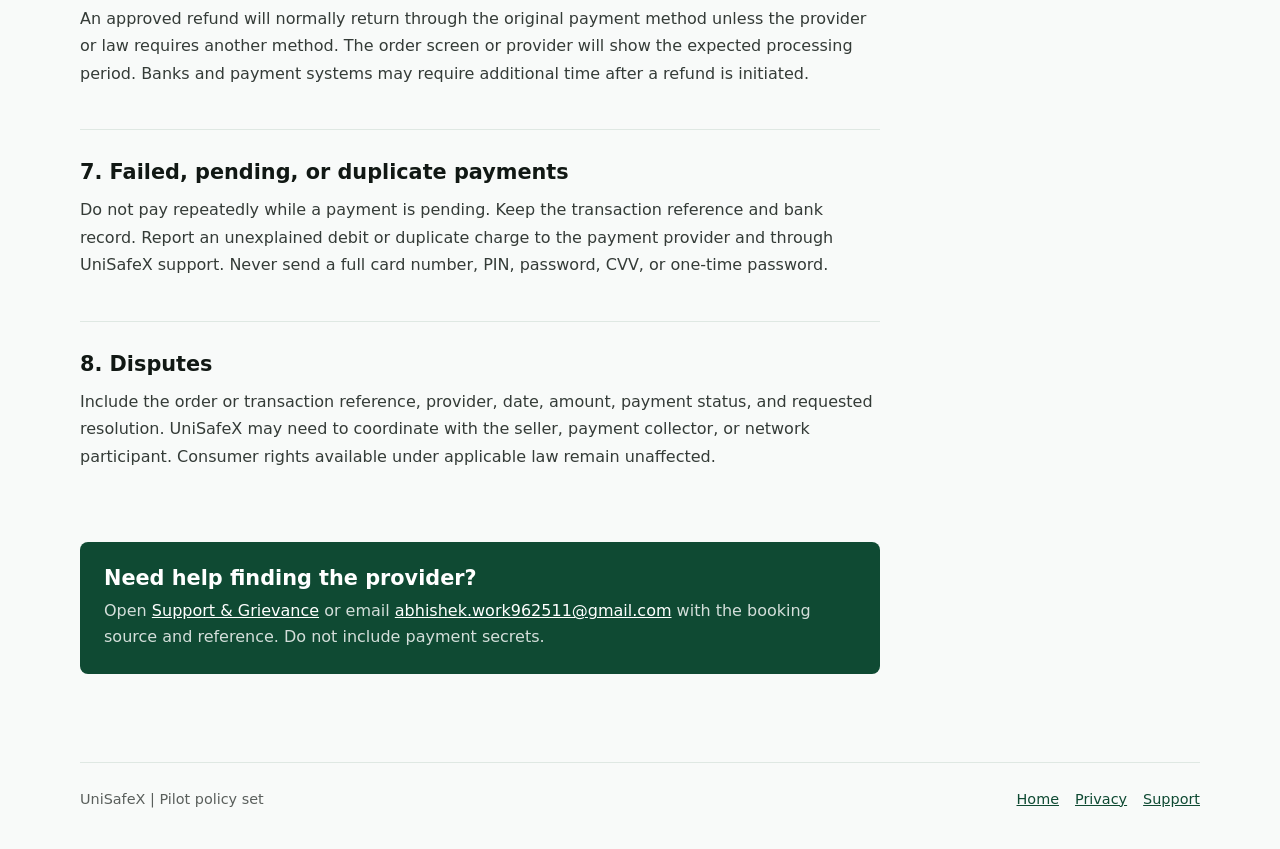
<file: cancellation-refund.html>
<!doctype html>
<html lang="en">
  <head>
    <meta charset="utf-8" />
    <meta name="viewport" content="width=device-width, initial-scale=1" />
    <title>Cancellation &amp; Refund Policy | UniSafeX</title>
    <meta name="description" content="How cancellations, failed payments, partner bookings, guide requests, and future UniSafeX orders are handled." />
    <link rel="canonical" href="https://unisafex.github.io/cancellation-refund.html" />
    <link rel="icon" type="image/svg+xml" href="./favicon.svg" />
    <link rel="stylesheet" href="./policy.css" />
  </head>
  <body>
    <a class="skip-link" href="#content">Skip to content</a>
    <header class="site-header"><div class="header-inner"><a class="brand" href="./index.html"><span class="brand-mark">UX</span>UniSafeX</a><nav class="top-nav" aria-label="Primary navigation"><a href="./index.html">Home</a><a href="./index.html#partners">Partner With Us</a><a href="./support.html">Support</a></nav></div></header>
    <div class="policy-layout">
      <main class="policy-main" id="content">
        <p class="eyebrow">Trust &amp; Policies</p><h1>Cancellation &amp; Refund</h1>
        <p class="summary">How cancellations, failed payments, partner bookings, guide requests, and future UniSafeX or ONDC orders are handled.</p>
        <p class="meta">Effective 17 September 2026 | Version 1.0</p>
        <div class="notice"><strong>Start with the confirmation:</strong> the company that accepted the payment or issued the ticket normally controls cancellation and refund processing.</div>

        <section class="policy-section"><h2>1. Identify where the booking was completed</h2><p>Check the confirmation screen, email, ticket, or payment statement. If UniSafeX opened a partner website or app and the purchase was completed there, that partner controls the booking and its cancellation or refund.</p></section>
        <section class="policy-section"><h2>2. External partner bookings</h2><p>Request cancellation directly from the hotel, transport operator, attraction, guide platform, payment provider, or other partner that accepted the order. Its fare rules, deadlines, fees, no-show rules, taxes, and refund timing apply. UniSafeX support may help identify the correct channel but cannot cancel or refund an order it does not control.</p></section>
        <section class="policy-section"><h2>3. Guide requests</h2><p>A guide request is not a confirmed paid booking unless the app clearly shows confirmation, provider details, price, and payment status. To withdraw an unconfirmed request, contact support. Confirmed guide services follow the cancellation terms shown before payment or confirmation.</p></section>
        <section class="policy-section"><h2>4. Demo bookings</h2><p>Demo orders, demo fares, and demo tickets do not charge money and are not valid for travel. Cancelling a demo order only changes its local demo state; no refund is created.</p></section>
        <section class="policy-section"><h2>5. Future UniSafeX or ONDC orders</h2><p>When a real in-app order is available, the applicable seller terms, cancellation window, cancellation charge, refund eligibility, and payment collector will be shown before confirmation. A cancellation request is complete only when the order status confirms cancellation.</p></section>
        <section class="policy-section"><h2>6. Refund method and timing</h2><p>An approved refund will normally return through the original payment method unless the provider or law requires another method. The order screen or provider will show the expected processing period. Banks and payment systems may require additional time after a refund is initiated.</p></section>
        <section class="policy-section"><h2>7. Failed, pending, or duplicate payments</h2><p>Do not pay repeatedly while a payment is pending. Keep the transaction reference and bank record. Report an unexplained debit or duplicate charge to the payment provider and through UniSafeX support. Never send a full card number, PIN, password, CVV, or one-time password.</p></section>
        <section class="policy-section"><h2>8. Disputes</h2><p>Include the order or transaction reference, provider, date, amount, payment status, and requested resolution. UniSafeX may need to coordinate with the seller, payment collector, or network participant. Consumer rights available under applicable law remain unaffected.</p></section>

        <div class="contact-band"><h2>Need help finding the provider?</h2><p>Open <a href="./support.html">Support &amp; Grievance</a> or email <a href="mailto:abhishek.work962511@gmail.com?subject=UniSafeX%20cancellation%20or%20refund">abhishek.work962511@gmail.com</a> with the booking source and reference. Do not include payment secrets.</p></div>
      </main>
      <aside class="policy-nav" aria-label="Policy pages"><strong>Policy center</strong><a href="./privacy.html">Privacy</a><a href="./terms.html">Terms</a><a href="./cancellation-refund.html" aria-current="page">Cancellation &amp; Refund</a><a href="./community-guidelines.html">Community Guidelines</a><a href="./support.html">Support &amp; Grievance</a><a href="./account-deletion.html">Account &amp; Data Deletion</a></aside>
    </div>
    <footer class="site-footer"><span>UniSafeX | Pilot policy set</span><nav aria-label="Footer links"><a href="./index.html">Home</a><a href="./privacy.html">Privacy</a><a href="./support.html">Support</a></nav></footer>
  </body>
</html>
</file>
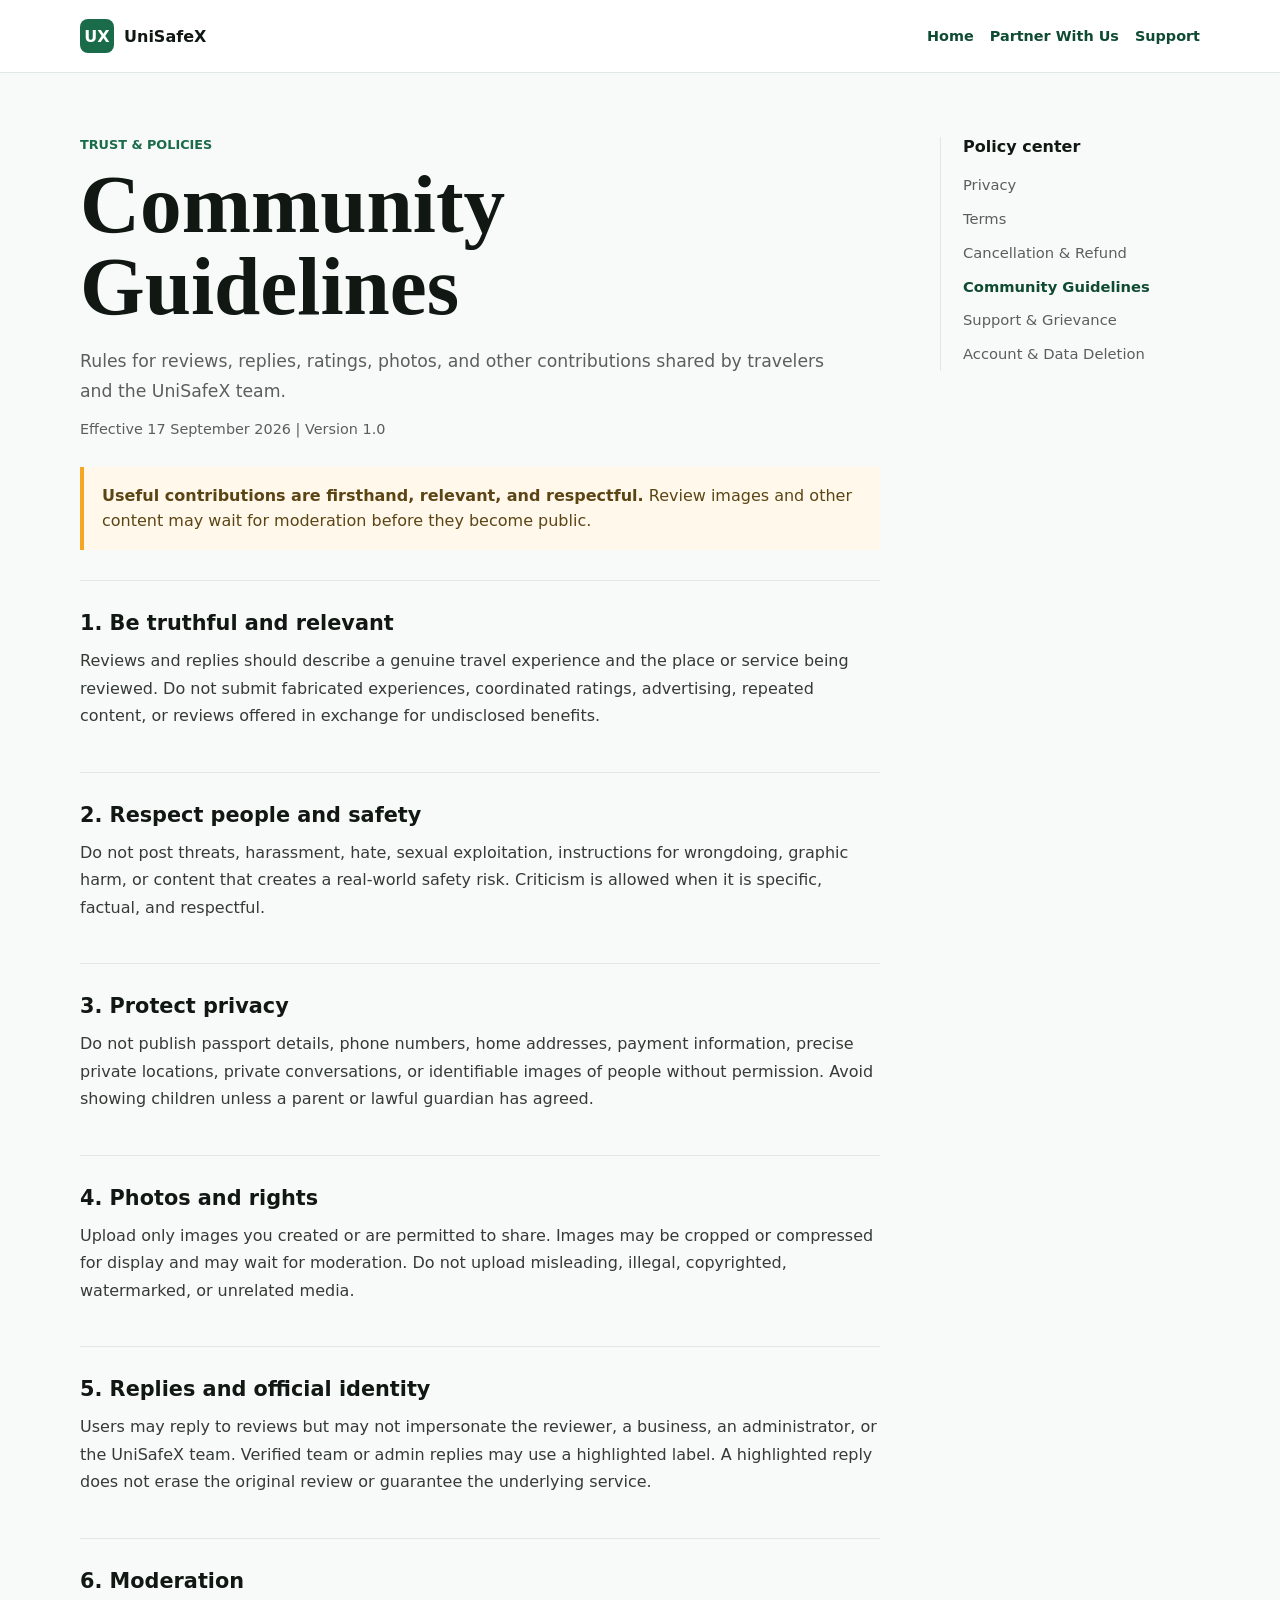
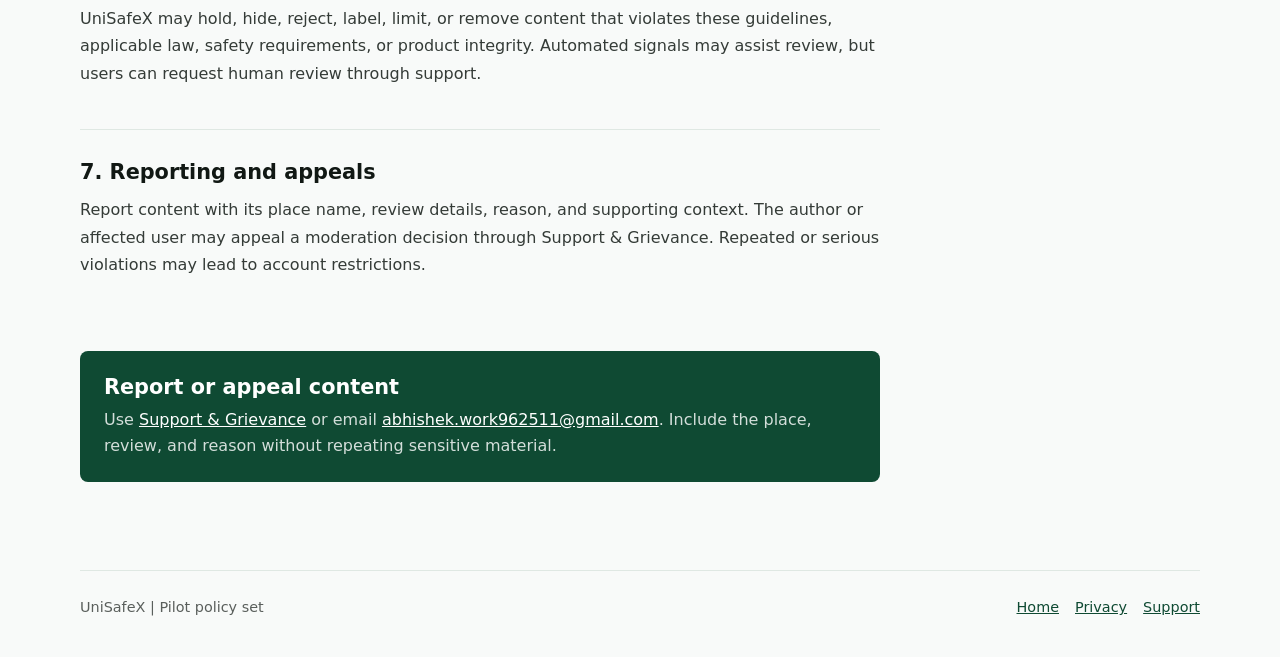
<file: community-guidelines.html>
<!doctype html>
<html lang="en">
  <head>
    <meta charset="utf-8" />
    <meta name="viewport" content="width=device-width, initial-scale=1" />
    <title>Community Guidelines | UniSafeX</title>
    <meta name="description" content="Rules for UniSafeX reviews, replies, ratings, photos, and other traveler contributions." />
    <link rel="canonical" href="https://unisafex.github.io/community-guidelines.html" />
    <link rel="icon" type="image/svg+xml" href="./favicon.svg" />
    <link rel="stylesheet" href="./policy.css" />
  </head>
  <body>
    <a class="skip-link" href="#content">Skip to content</a>
    <header class="site-header"><div class="header-inner"><a class="brand" href="./index.html"><span class="brand-mark">UX</span>UniSafeX</a><nav class="top-nav" aria-label="Primary navigation"><a href="./index.html">Home</a><a href="./index.html#partners">Partner With Us</a><a href="./support.html">Support</a></nav></div></header>
    <div class="policy-layout">
      <main class="policy-main" id="content">
        <p class="eyebrow">Trust &amp; Policies</p><h1>Community Guidelines</h1>
        <p class="summary">Rules for reviews, replies, ratings, photos, and other contributions shared by travelers and the UniSafeX team.</p>
        <p class="meta">Effective 17 September 2026 | Version 1.0</p>
        <div class="notice"><strong>Useful contributions are firsthand, relevant, and respectful.</strong> Review images and other content may wait for moderation before they become public.</div>

        <section class="policy-section"><h2>1. Be truthful and relevant</h2><p>Reviews and replies should describe a genuine travel experience and the place or service being reviewed. Do not submit fabricated experiences, coordinated ratings, advertising, repeated content, or reviews offered in exchange for undisclosed benefits.</p></section>
        <section class="policy-section"><h2>2. Respect people and safety</h2><p>Do not post threats, harassment, hate, sexual exploitation, instructions for wrongdoing, graphic harm, or content that creates a real-world safety risk. Criticism is allowed when it is specific, factual, and respectful.</p></section>
        <section class="policy-section"><h2>3. Protect privacy</h2><p>Do not publish passport details, phone numbers, home addresses, payment information, precise private locations, private conversations, or identifiable images of people without permission. Avoid showing children unless a parent or lawful guardian has agreed.</p></section>
        <section class="policy-section"><h2>4. Photos and rights</h2><p>Upload only images you created or are permitted to share. Images may be cropped or compressed for display and may wait for moderation. Do not upload misleading, illegal, copyrighted, watermarked, or unrelated media.</p></section>
        <section class="policy-section"><h2>5. Replies and official identity</h2><p>Users may reply to reviews but may not impersonate the reviewer, a business, an administrator, or the UniSafeX team. Verified team or admin replies may use a highlighted label. A highlighted reply does not erase the original review or guarantee the underlying service.</p></section>
        <section class="policy-section"><h2>6. Moderation</h2><p>UniSafeX may hold, hide, reject, label, limit, or remove content that violates these guidelines, applicable law, safety requirements, or product integrity. Automated signals may assist review, but users can request human review through support.</p></section>
        <section class="policy-section"><h2>7. Reporting and appeals</h2><p>Report content with its place name, review details, reason, and supporting context. The author or affected user may appeal a moderation decision through Support &amp; Grievance. Repeated or serious violations may lead to account restrictions.</p></section>

        <div class="contact-band"><h2>Report or appeal content</h2><p>Use <a href="./support.html">Support &amp; Grievance</a> or email <a href="mailto:abhishek.work962511@gmail.com?subject=UniSafeX%20content%20report">abhishek.work962511@gmail.com</a>. Include the place, review, and reason without repeating sensitive material.</p></div>
      </main>
      <aside class="policy-nav" aria-label="Policy pages"><strong>Policy center</strong><a href="./privacy.html">Privacy</a><a href="./terms.html">Terms</a><a href="./cancellation-refund.html">Cancellation &amp; Refund</a><a href="./community-guidelines.html" aria-current="page">Community Guidelines</a><a href="./support.html">Support &amp; Grievance</a><a href="./account-deletion.html">Account &amp; Data Deletion</a></aside>
    </div>
    <footer class="site-footer"><span>UniSafeX | Pilot policy set</span><nav aria-label="Footer links"><a href="./index.html">Home</a><a href="./privacy.html">Privacy</a><a href="./support.html">Support</a></nav></footer>
  </body>
</html>
</file>
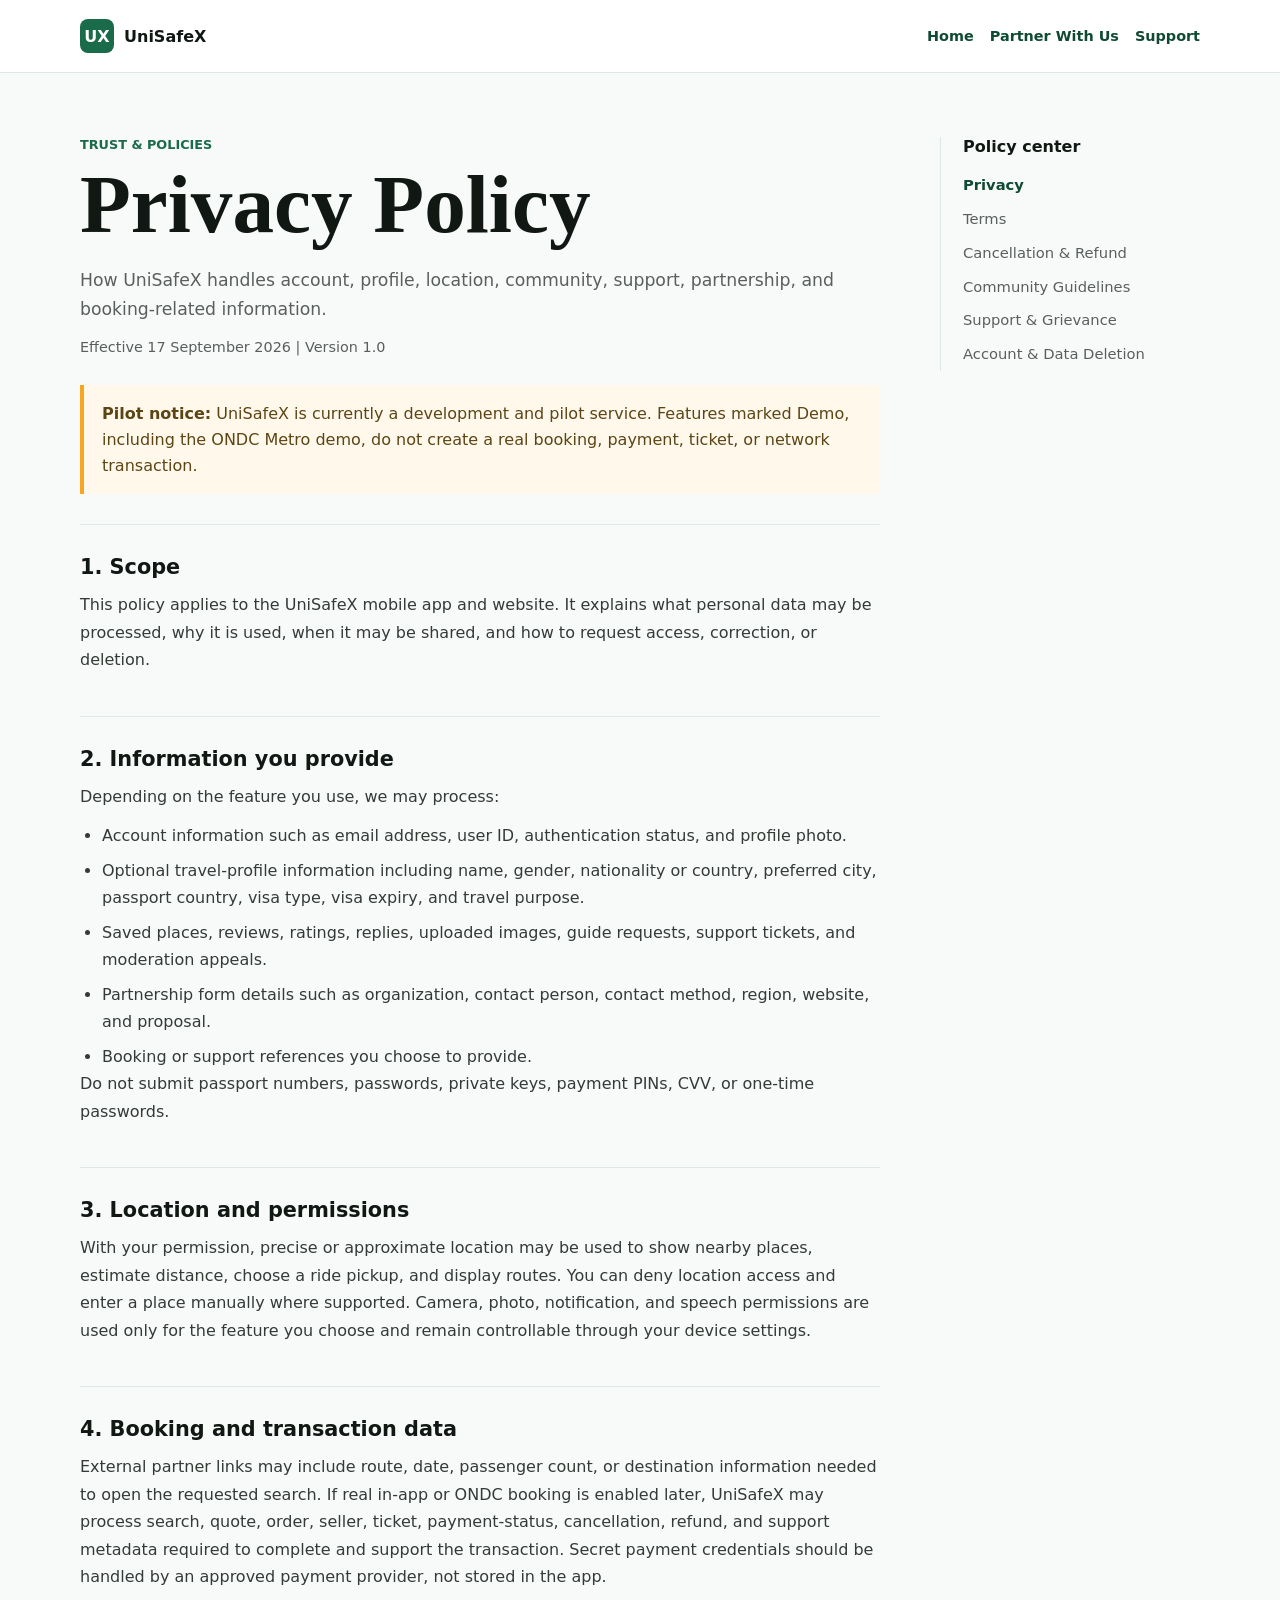
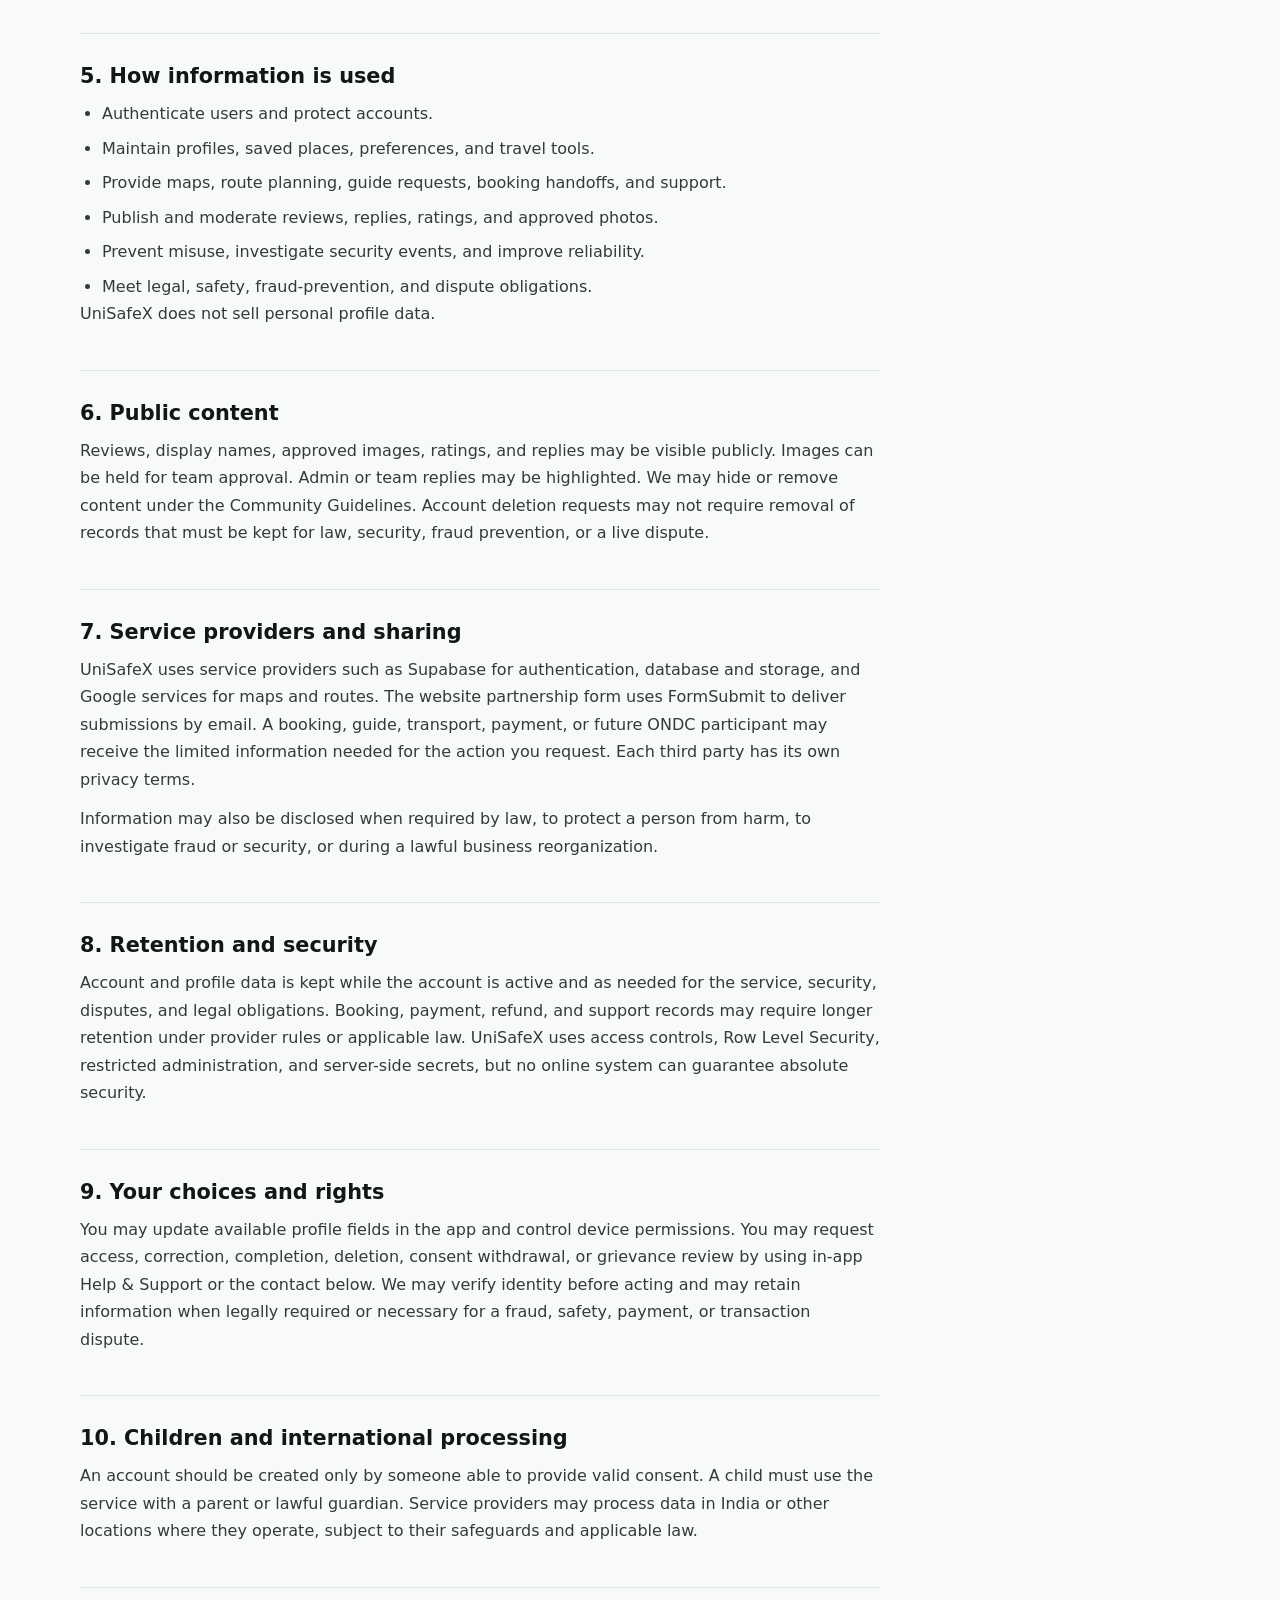
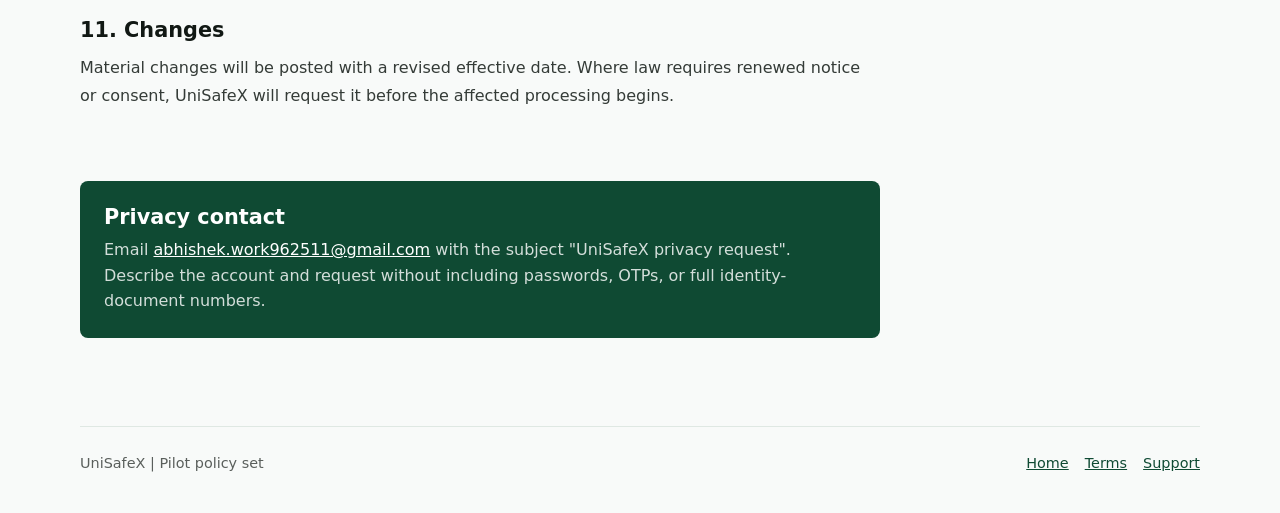
<file: privacy.html>
<!doctype html>
<html lang="en">
  <head>
    <meta charset="utf-8" />
    <meta name="viewport" content="width=device-width, initial-scale=1" />
    <title>Privacy Policy | UniSafeX</title>
    <meta name="description" content="UniSafeX Privacy Policy covering account, profile, location, reviews, support, booking, and partnership data." />
    <link rel="canonical" href="https://unisafex.github.io/privacy.html" />
    <link rel="icon" type="image/svg+xml" href="./favicon.svg" />
    <link rel="stylesheet" href="./policy.css" />
  </head>
  <body>
    <a class="skip-link" href="#content">Skip to content</a>
    <header class="site-header">
      <div class="header-inner">
        <a class="brand" href="./index.html"><span class="brand-mark">UX</span>UniSafeX</a>
        <nav class="top-nav" aria-label="Primary navigation"><a href="./index.html">Home</a><a href="./index.html#partners">Partner With Us</a><a href="./support.html">Support</a></nav>
      </div>
    </header>
    <div class="policy-layout">
      <main class="policy-main" id="content">
        <p class="eyebrow">Trust &amp; Policies</p>
        <h1>Privacy Policy</h1>
        <p class="summary">How UniSafeX handles account, profile, location, community, support, partnership, and booking-related information.</p>
        <p class="meta">Effective 17 September 2026 | Version 1.0</p>
        <div class="notice"><strong>Pilot notice:</strong> UniSafeX is currently a development and pilot service. Features marked Demo, including the ONDC Metro demo, do not create a real booking, payment, ticket, or network transaction.</div>

        <section class="policy-section"><h2>1. Scope</h2><p>This policy applies to the UniSafeX mobile app and website. It explains what personal data may be processed, why it is used, when it may be shared, and how to request access, correction, or deletion.</p></section>
        <section class="policy-section"><h2>2. Information you provide</h2><p>Depending on the feature you use, we may process:</p><ul><li>Account information such as email address, user ID, authentication status, and profile photo.</li><li>Optional travel-profile information including name, gender, nationality or country, preferred city, passport country, visa type, visa expiry, and travel purpose.</li><li>Saved places, reviews, ratings, replies, uploaded images, guide requests, support tickets, and moderation appeals.</li><li>Partnership form details such as organization, contact person, contact method, region, website, and proposal.</li><li>Booking or support references you choose to provide.</li></ul><p>Do not submit passport numbers, passwords, private keys, payment PINs, CVV, or one-time passwords.</p></section>
        <section class="policy-section"><h2>3. Location and permissions</h2><p>With your permission, precise or approximate location may be used to show nearby places, estimate distance, choose a ride pickup, and display routes. You can deny location access and enter a place manually where supported. Camera, photo, notification, and speech permissions are used only for the feature you choose and remain controllable through your device settings.</p></section>
        <section class="policy-section"><h2>4. Booking and transaction data</h2><p>External partner links may include route, date, passenger count, or destination information needed to open the requested search. If real in-app or ONDC booking is enabled later, UniSafeX may process search, quote, order, seller, ticket, payment-status, cancellation, refund, and support metadata required to complete and support the transaction. Secret payment credentials should be handled by an approved payment provider, not stored in the app.</p></section>
        <section class="policy-section"><h2>5. How information is used</h2><ul><li>Authenticate users and protect accounts.</li><li>Maintain profiles, saved places, preferences, and travel tools.</li><li>Provide maps, route planning, guide requests, booking handoffs, and support.</li><li>Publish and moderate reviews, replies, ratings, and approved photos.</li><li>Prevent misuse, investigate security events, and improve reliability.</li><li>Meet legal, safety, fraud-prevention, and dispute obligations.</li></ul><p>UniSafeX does not sell personal profile data.</p></section>
        <section class="policy-section"><h2>6. Public content</h2><p>Reviews, display names, approved images, ratings, and replies may be visible publicly. Images can be held for team approval. Admin or team replies may be highlighted. We may hide or remove content under the Community Guidelines. Account deletion requests may not require removal of records that must be kept for law, security, fraud prevention, or a live dispute.</p></section>
        <section class="policy-section"><h2>7. Service providers and sharing</h2><p>UniSafeX uses service providers such as Supabase for authentication, database and storage, and Google services for maps and routes. The website partnership form uses FormSubmit to deliver submissions by email. A booking, guide, transport, payment, or future ONDC participant may receive the limited information needed for the action you request. Each third party has its own privacy terms.</p><p>Information may also be disclosed when required by law, to protect a person from harm, to investigate fraud or security, or during a lawful business reorganization.</p></section>
        <section class="policy-section"><h2>8. Retention and security</h2><p>Account and profile data is kept while the account is active and as needed for the service, security, disputes, and legal obligations. Booking, payment, refund, and support records may require longer retention under provider rules or applicable law. UniSafeX uses access controls, Row Level Security, restricted administration, and server-side secrets, but no online system can guarantee absolute security.</p></section>
        <section class="policy-section"><h2>9. Your choices and rights</h2><p>You may update available profile fields in the app and control device permissions. You may request access, correction, completion, deletion, consent withdrawal, or grievance review by using in-app Help &amp; Support or the contact below. We may verify identity before acting and may retain information when legally required or necessary for a fraud, safety, payment, or transaction dispute.</p></section>
        <section class="policy-section"><h2>10. Children and international processing</h2><p>An account should be created only by someone able to provide valid consent. A child must use the service with a parent or lawful guardian. Service providers may process data in India or other locations where they operate, subject to their safeguards and applicable law.</p></section>
        <section class="policy-section"><h2>11. Changes</h2><p>Material changes will be posted with a revised effective date. Where law requires renewed notice or consent, UniSafeX will request it before the affected processing begins.</p></section>

        <div class="contact-band"><h2>Privacy contact</h2><p>Email <a href="mailto:abhishek.work962511@gmail.com?subject=UniSafeX%20privacy%20request">abhishek.work962511@gmail.com</a> with the subject "UniSafeX privacy request". Describe the account and request without including passwords, OTPs, or full identity-document numbers.</p></div>
      </main>
      <aside class="policy-nav" aria-label="Policy pages"><strong>Policy center</strong><a href="./privacy.html" aria-current="page">Privacy</a><a href="./terms.html">Terms</a><a href="./cancellation-refund.html">Cancellation &amp; Refund</a><a href="./community-guidelines.html">Community Guidelines</a><a href="./support.html">Support &amp; Grievance</a><a href="./account-deletion.html">Account &amp; Data Deletion</a></aside>
    </div>
    <footer class="site-footer"><span>UniSafeX | Pilot policy set</span><nav aria-label="Footer links"><a href="./index.html">Home</a><a href="./terms.html">Terms</a><a href="./support.html">Support</a></nav></footer>
  </body>
</html>
</file>
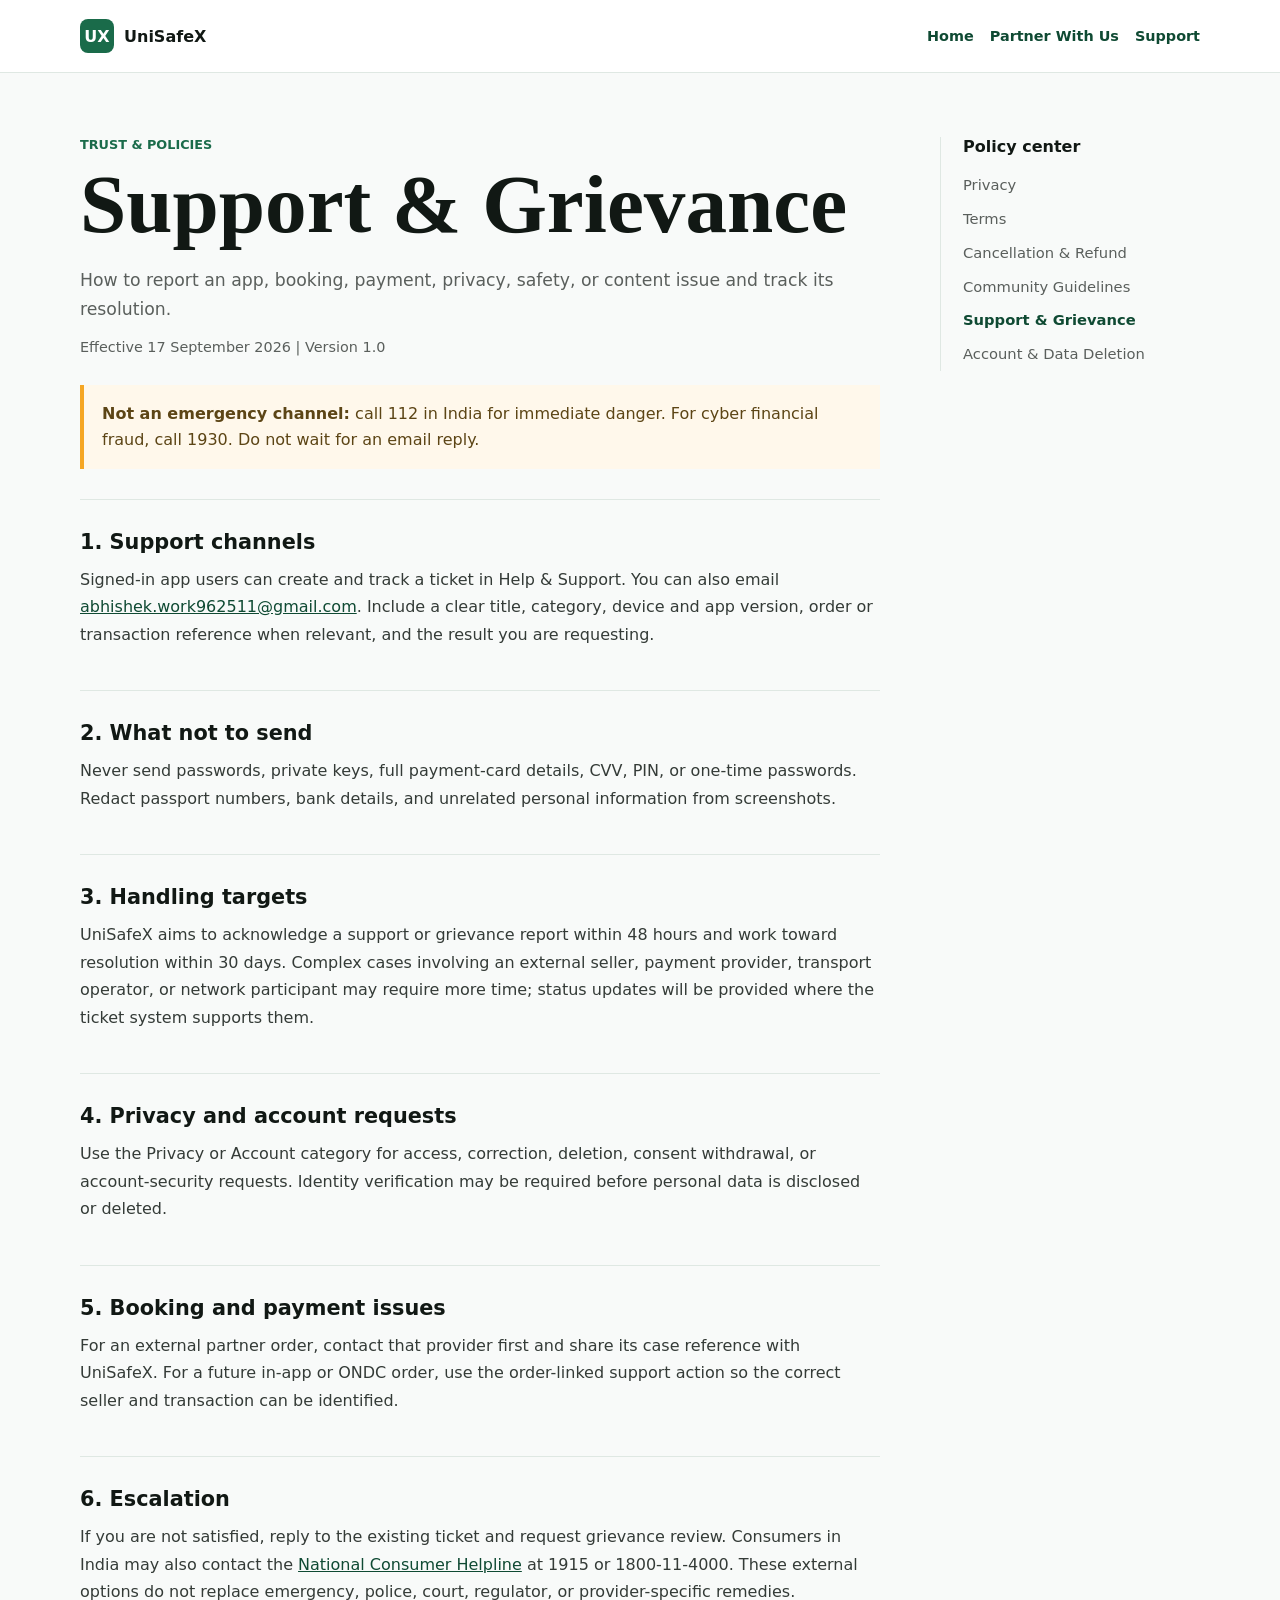
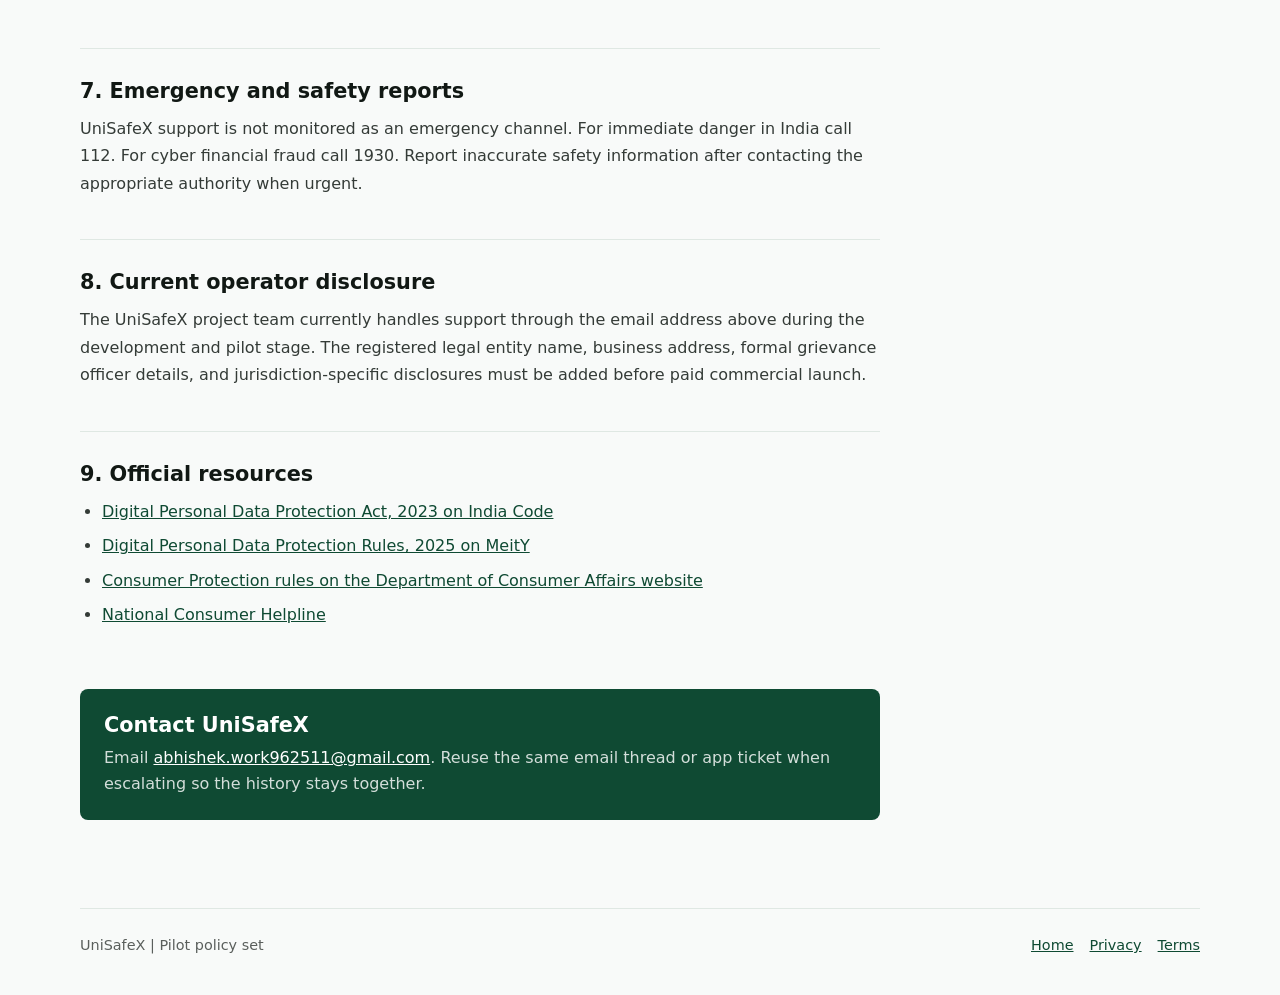
<file: support.html>
<!doctype html>
<html lang="en">
  <head>
    <meta charset="utf-8" />
    <meta name="viewport" content="width=device-width, initial-scale=1" />
    <title>Support &amp; Grievance Policy | UniSafeX</title>
    <meta name="description" content="How to report a UniSafeX app, booking, privacy, safety, content, or consumer issue and seek escalation." />
    <link rel="canonical" href="https://unisafex.github.io/support.html" />
    <link rel="icon" type="image/svg+xml" href="./favicon.svg" />
    <link rel="stylesheet" href="./policy.css" />
  </head>
  <body>
    <a class="skip-link" href="#content">Skip to content</a>
    <header class="site-header"><div class="header-inner"><a class="brand" href="./index.html"><span class="brand-mark">UX</span>UniSafeX</a><nav class="top-nav" aria-label="Primary navigation"><a href="./index.html">Home</a><a href="./index.html#partners">Partner With Us</a><a href="./support.html" aria-current="page">Support</a></nav></div></header>
    <div class="policy-layout">
      <main class="policy-main" id="content">
        <p class="eyebrow">Trust &amp; Policies</p><h1>Support &amp; Grievance</h1>
        <p class="summary">How to report an app, booking, payment, privacy, safety, or content issue and track its resolution.</p>
        <p class="meta">Effective 17 September 2026 | Version 1.0</p>
        <div class="notice"><strong>Not an emergency channel:</strong> call 112 in India for immediate danger. For cyber financial fraud, call 1930. Do not wait for an email reply.</div>

        <section class="policy-section"><h2>1. Support channels</h2><p>Signed-in app users can create and track a ticket in Help &amp; Support. You can also email <a href="mailto:abhishek.work962511@gmail.com?subject=UniSafeX%20support%20or%20grievance">abhishek.work962511@gmail.com</a>. Include a clear title, category, device and app version, order or transaction reference when relevant, and the result you are requesting.</p></section>
        <section class="policy-section"><h2>2. What not to send</h2><p>Never send passwords, private keys, full payment-card details, CVV, PIN, or one-time passwords. Redact passport numbers, bank details, and unrelated personal information from screenshots.</p></section>
        <section class="policy-section"><h2>3. Handling targets</h2><p>UniSafeX aims to acknowledge a support or grievance report within 48 hours and work toward resolution within 30 days. Complex cases involving an external seller, payment provider, transport operator, or network participant may require more time; status updates will be provided where the ticket system supports them.</p></section>
        <section class="policy-section"><h2>4. Privacy and account requests</h2><p>Use the Privacy or Account category for access, correction, deletion, consent withdrawal, or account-security requests. Identity verification may be required before personal data is disclosed or deleted.</p></section>
        <section class="policy-section"><h2>5. Booking and payment issues</h2><p>For an external partner order, contact that provider first and share its case reference with UniSafeX. For a future in-app or ONDC order, use the order-linked support action so the correct seller and transaction can be identified.</p></section>
        <section class="policy-section"><h2>6. Escalation</h2><p>If you are not satisfied, reply to the existing ticket and request grievance review. Consumers in India may also contact the <a href="https://consumerhelpline.gov.in/" rel="noopener noreferrer">National Consumer Helpline</a> at 1915 or 1800-11-4000. These external options do not replace emergency, police, court, regulator, or provider-specific remedies.</p></section>
        <section class="policy-section"><h2>7. Emergency and safety reports</h2><p>UniSafeX support is not monitored as an emergency channel. For immediate danger in India call 112. For cyber financial fraud call 1930. Report inaccurate safety information after contacting the appropriate authority when urgent.</p></section>
        <section class="policy-section"><h2>8. Current operator disclosure</h2><p>The UniSafeX project team currently handles support through the email address above during the development and pilot stage. The registered legal entity name, business address, formal grievance officer details, and jurisdiction-specific disclosures must be added before paid commercial launch.</p></section>
        <section class="policy-section"><h2>9. Official resources</h2><ul><li><a href="https://www.indiacode.nic.in/handle/123456789/22037" rel="noopener noreferrer">Digital Personal Data Protection Act, 2023 on India Code</a></li><li><a href="https://www.meity.gov.in/documents/act-and-policies/digital-personal-data-protection-rules-2025-gDOxUjMtQWa" rel="noopener noreferrer">Digital Personal Data Protection Rules, 2025 on MeitY</a></li><li><a href="https://consumeraffairs.nic.in/acts-and-rules/consumer-protection/consumer-protection" rel="noopener noreferrer">Consumer Protection rules on the Department of Consumer Affairs website</a></li><li><a href="https://consumerhelpline.gov.in/" rel="noopener noreferrer">National Consumer Helpline</a></li></ul></section>

        <div class="contact-band"><h2>Contact UniSafeX</h2><p>Email <a href="mailto:abhishek.work962511@gmail.com?subject=UniSafeX%20support%20or%20grievance">abhishek.work962511@gmail.com</a>. Reuse the same email thread or app ticket when escalating so the history stays together.</p></div>
      </main>
      <aside class="policy-nav" aria-label="Policy pages"><strong>Policy center</strong><a href="./privacy.html">Privacy</a><a href="./terms.html">Terms</a><a href="./cancellation-refund.html">Cancellation &amp; Refund</a><a href="./community-guidelines.html">Community Guidelines</a><a href="./support.html" aria-current="page">Support &amp; Grievance</a><a href="./account-deletion.html">Account &amp; Data Deletion</a></aside>
    </div>
    <footer class="site-footer"><span>UniSafeX | Pilot policy set</span><nav aria-label="Footer links"><a href="./index.html">Home</a><a href="./privacy.html">Privacy</a><a href="./terms.html">Terms</a></nav></footer>
  </body>
</html>
</file>
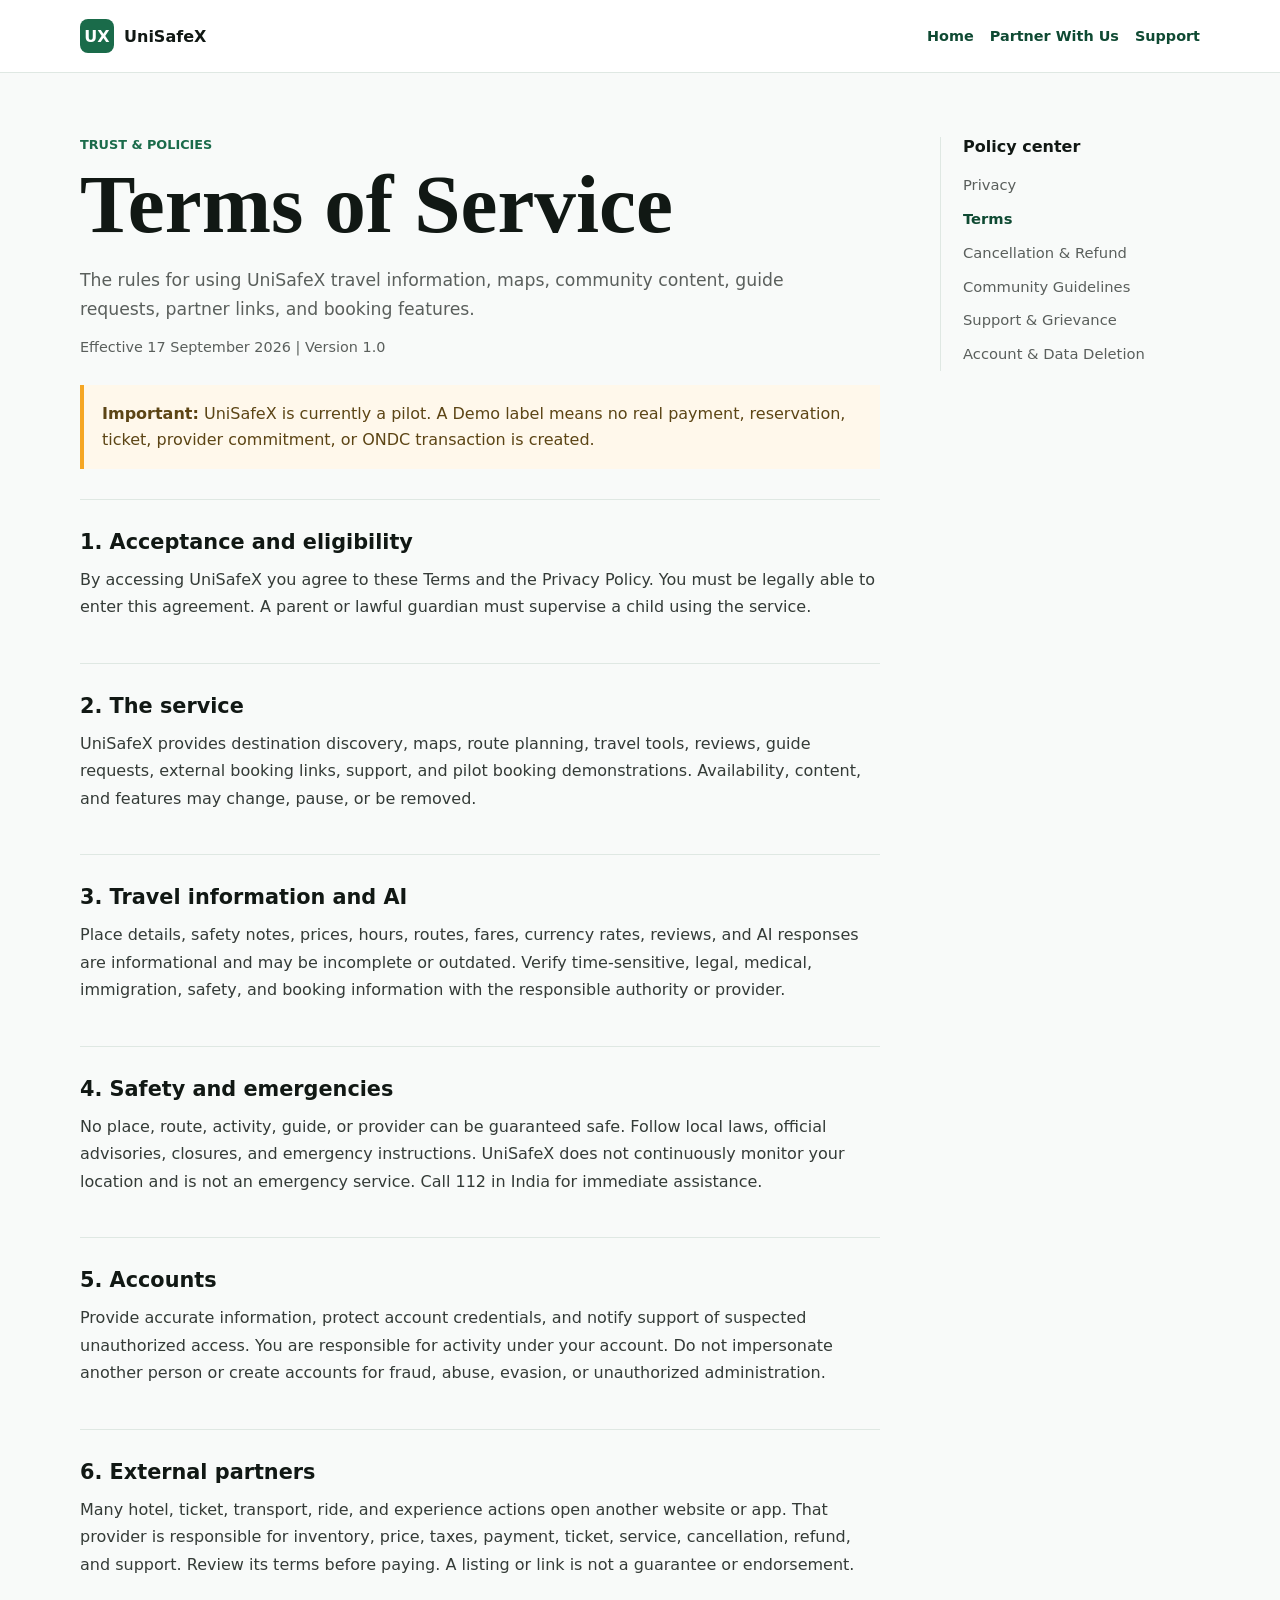
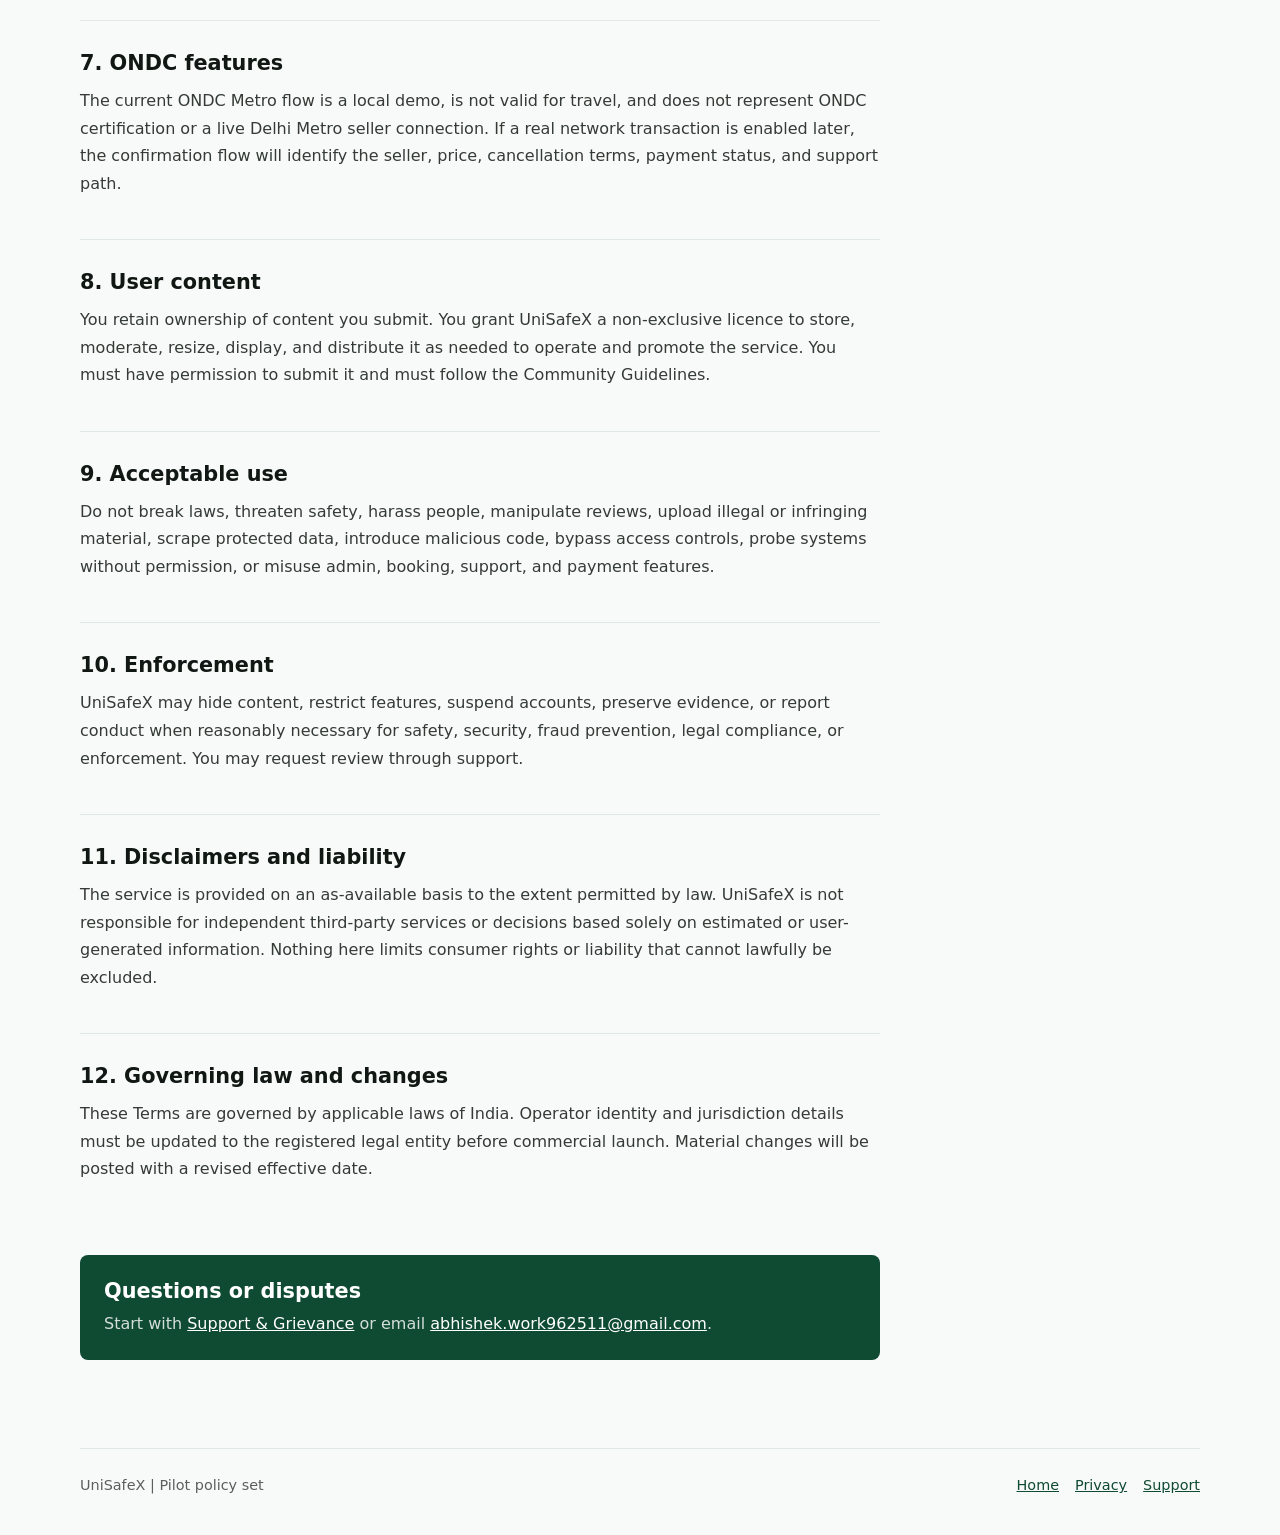
<file: terms.html>
<!doctype html>
<html lang="en">
  <head>
    <meta charset="utf-8" />
    <meta name="viewport" content="width=device-width, initial-scale=1" />
    <title>Terms of Service | UniSafeX</title>
    <meta name="description" content="Terms for using UniSafeX travel information, maps, community, guide, partner, booking, and demo features." />
    <link rel="canonical" href="https://unisafex.github.io/terms.html" />
    <link rel="icon" type="image/svg+xml" href="./favicon.svg" />
    <link rel="stylesheet" href="./policy.css" />
  </head>
  <body>
    <a class="skip-link" href="#content">Skip to content</a>
    <header class="site-header"><div class="header-inner"><a class="brand" href="./index.html"><span class="brand-mark">UX</span>UniSafeX</a><nav class="top-nav" aria-label="Primary navigation"><a href="./index.html">Home</a><a href="./index.html#partners">Partner With Us</a><a href="./support.html">Support</a></nav></div></header>
    <div class="policy-layout">
      <main class="policy-main" id="content">
        <p class="eyebrow">Trust &amp; Policies</p><h1>Terms of Service</h1>
        <p class="summary">The rules for using UniSafeX travel information, maps, community content, guide requests, partner links, and booking features.</p>
        <p class="meta">Effective 17 September 2026 | Version 1.0</p>
        <div class="notice"><strong>Important:</strong> UniSafeX is currently a pilot. A Demo label means no real payment, reservation, ticket, provider commitment, or ONDC transaction is created.</div>

        <section class="policy-section"><h2>1. Acceptance and eligibility</h2><p>By accessing UniSafeX you agree to these Terms and the Privacy Policy. You must be legally able to enter this agreement. A parent or lawful guardian must supervise a child using the service.</p></section>
        <section class="policy-section"><h2>2. The service</h2><p>UniSafeX provides destination discovery, maps, route planning, travel tools, reviews, guide requests, external booking links, support, and pilot booking demonstrations. Availability, content, and features may change, pause, or be removed.</p></section>
        <section class="policy-section"><h2>3. Travel information and AI</h2><p>Place details, safety notes, prices, hours, routes, fares, currency rates, reviews, and AI responses are informational and may be incomplete or outdated. Verify time-sensitive, legal, medical, immigration, safety, and booking information with the responsible authority or provider.</p></section>
        <section class="policy-section"><h2>4. Safety and emergencies</h2><p>No place, route, activity, guide, or provider can be guaranteed safe. Follow local laws, official advisories, closures, and emergency instructions. UniSafeX does not continuously monitor your location and is not an emergency service. Call 112 in India for immediate assistance.</p></section>
        <section class="policy-section"><h2>5. Accounts</h2><p>Provide accurate information, protect account credentials, and notify support of suspected unauthorized access. You are responsible for activity under your account. Do not impersonate another person or create accounts for fraud, abuse, evasion, or unauthorized administration.</p></section>
        <section class="policy-section"><h2>6. External partners</h2><p>Many hotel, ticket, transport, ride, and experience actions open another website or app. That provider is responsible for inventory, price, taxes, payment, ticket, service, cancellation, refund, and support. Review its terms before paying. A listing or link is not a guarantee or endorsement.</p></section>
        <section class="policy-section"><h2>7. ONDC features</h2><p>The current ONDC Metro flow is a local demo, is not valid for travel, and does not represent ONDC certification or a live Delhi Metro seller connection. If a real network transaction is enabled later, the confirmation flow will identify the seller, price, cancellation terms, payment status, and support path.</p></section>
        <section class="policy-section"><h2>8. User content</h2><p>You retain ownership of content you submit. You grant UniSafeX a non-exclusive licence to store, moderate, resize, display, and distribute it as needed to operate and promote the service. You must have permission to submit it and must follow the Community Guidelines.</p></section>
        <section class="policy-section"><h2>9. Acceptable use</h2><p>Do not break laws, threaten safety, harass people, manipulate reviews, upload illegal or infringing material, scrape protected data, introduce malicious code, bypass access controls, probe systems without permission, or misuse admin, booking, support, and payment features.</p></section>
        <section class="policy-section"><h2>10. Enforcement</h2><p>UniSafeX may hide content, restrict features, suspend accounts, preserve evidence, or report conduct when reasonably necessary for safety, security, fraud prevention, legal compliance, or enforcement. You may request review through support.</p></section>
        <section class="policy-section"><h2>11. Disclaimers and liability</h2><p>The service is provided on an as-available basis to the extent permitted by law. UniSafeX is not responsible for independent third-party services or decisions based solely on estimated or user-generated information. Nothing here limits consumer rights or liability that cannot lawfully be excluded.</p></section>
        <section class="policy-section"><h2>12. Governing law and changes</h2><p>These Terms are governed by applicable laws of India. Operator identity and jurisdiction details must be updated to the registered legal entity before commercial launch. Material changes will be posted with a revised effective date.</p></section>

        <div class="contact-band"><h2>Questions or disputes</h2><p>Start with <a href="./support.html">Support &amp; Grievance</a> or email <a href="mailto:abhishek.work962511@gmail.com?subject=UniSafeX%20terms%20question">abhishek.work962511@gmail.com</a>.</p></div>
      </main>
      <aside class="policy-nav" aria-label="Policy pages"><strong>Policy center</strong><a href="./privacy.html">Privacy</a><a href="./terms.html" aria-current="page">Terms</a><a href="./cancellation-refund.html">Cancellation &amp; Refund</a><a href="./community-guidelines.html">Community Guidelines</a><a href="./support.html">Support &amp; Grievance</a><a href="./account-deletion.html">Account &amp; Data Deletion</a></aside>
    </div>
    <footer class="site-footer"><span>UniSafeX | Pilot policy set</span><nav aria-label="Footer links"><a href="./index.html">Home</a><a href="./privacy.html">Privacy</a><a href="./support.html">Support</a></nav></footer>
  </body>
</html>
</file>
<file: policy.css>
:root {
  --primary: #1a6b4a;
  --primary-dark: #0f4a33;
  --accent: #f5a623;
  --ink: #111814;
  --muted: #5a5f5c;
  --line: #dfe8e3;
  --surface: #f8faf9;
  --card: #ffffff;
  --soft: #eef7f2;
  color-scheme: light;
}

* {
  box-sizing: border-box;
}

html {
  scroll-behavior: smooth;
}

body {
  margin: 0;
  color: var(--ink);
  background: var(--surface);
  font-family:
    Inter, ui-sans-serif, system-ui, -apple-system, BlinkMacSystemFont,
    "Segoe UI", sans-serif;
}

a {
  color: var(--primary-dark);
}

a:hover {
  color: var(--primary);
}

.skip-link {
  position: absolute;
  left: 14px;
  top: -80px;
  z-index: 20;
  padding: 10px 14px;
  background: #fff;
  border: 2px solid var(--primary);
  border-radius: 6px;
}

.skip-link:focus {
  top: 12px;
}

.site-header {
  border-bottom: 1px solid var(--line);
  background: #fff;
}

.header-inner,
.policy-layout,
.site-footer {
  width: min(1120px, calc(100% - 36px));
  margin: 0 auto;
}

.header-inner {
  min-height: 72px;
  display: flex;
  align-items: center;
  justify-content: space-between;
  gap: 20px;
}

.brand {
  display: inline-flex;
  align-items: center;
  gap: 10px;
  color: var(--ink);
  text-decoration: none;
  font-weight: 850;
}

.brand-mark {
  display: grid;
  place-items: center;
  width: 34px;
  height: 34px;
  border-radius: 8px;
  background: var(--primary);
  color: #fff;
}

.top-nav {
  display: flex;
  flex-wrap: wrap;
  justify-content: flex-end;
  gap: 8px 16px;
  font-size: 0.9rem;
  font-weight: 700;
}

.top-nav a {
  text-decoration: none;
}

.policy-layout {
  display: grid;
  grid-template-columns: minmax(0, 1fr) 260px;
  gap: 60px;
  padding: 64px 0 88px;
}

.policy-main {
  min-width: 0;
}

.eyebrow {
  margin: 0 0 12px;
  color: var(--primary);
  font-size: 0.8rem;
  font-weight: 900;
  text-transform: uppercase;
}

h1 {
  margin: 0;
  font-family: Georgia, "Times New Roman", serif;
  font-size: clamp(2.5rem, 7vw, 5.2rem);
  line-height: 0.98;
  letter-spacing: 0;
}

.summary {
  max-width: 760px;
  margin: 20px 0 14px;
  color: var(--muted);
  font-size: 1.08rem;
  line-height: 1.72;
}

.meta {
  color: var(--muted);
  font-size: 0.9rem;
}

.notice {
  margin: 30px 0;
  padding: 16px 18px;
  border-left: 4px solid var(--accent);
  background: #fff8eb;
  color: #5c4515;
  line-height: 1.6;
}

.policy-section {
  padding: 30px 0;
  border-top: 1px solid var(--line);
}

.policy-section h2 {
  margin: 0 0 12px;
  font-size: 1.3rem;
  letter-spacing: 0;
}

.policy-section p,
.policy-section li {
  color: #343b37;
  line-height: 1.72;
}

.policy-section p {
  margin: 0 0 12px;
}

.policy-section ul,
.policy-section ol {
  margin: 10px 0 0;
  padding-left: 22px;
}

.policy-section li + li {
  margin-top: 7px;
}

.policy-nav {
  position: sticky;
  top: 24px;
  align-self: start;
  border-left: 1px solid var(--line);
  padding-left: 22px;
}

.policy-nav strong {
  display: block;
  margin-bottom: 12px;
}

.policy-nav a {
  display: block;
  padding: 7px 0;
  color: var(--muted);
  text-decoration: none;
  font-size: 0.92rem;
  line-height: 1.35;
}

.policy-nav a[aria-current="page"] {
  color: var(--primary-dark);
  font-weight: 800;
}

.contact-band {
  margin-top: 30px;
  padding: 24px;
  border-radius: 8px;
  background: var(--primary-dark);
  color: #fff;
}

.contact-band h2 {
  margin: 0 0 8px;
  font-size: 1.3rem;
}

.contact-band p {
  margin: 0;
  color: rgba(255, 255, 255, 0.82);
  line-height: 1.6;
}

.contact-band a {
  color: #fff;
}

.site-footer {
  display: flex;
  justify-content: space-between;
  gap: 22px;
  padding: 28px 0 42px;
  border-top: 1px solid var(--line);
  color: var(--muted);
  font-size: 0.9rem;
}

.site-footer nav {
  display: flex;
  flex-wrap: wrap;
  justify-content: flex-end;
  gap: 10px 16px;
}

@media (max-width: 820px) {
  .header-inner {
    align-items: flex-start;
    flex-direction: column;
    padding: 16px 0;
  }

  .top-nav {
    justify-content: flex-start;
  }

  .policy-layout {
    grid-template-columns: 1fr;
    gap: 32px;
    padding-top: 44px;
  }

  .policy-nav {
    position: static;
    order: -1;
    border-left: 0;
    border-bottom: 1px solid var(--line);
    padding: 0 0 18px;
  }

  .policy-nav a {
    display: inline-block;
    margin-right: 14px;
  }

  .site-footer {
    flex-direction: column;
  }

  .site-footer nav {
    justify-content: flex-start;
  }
}
</file>
